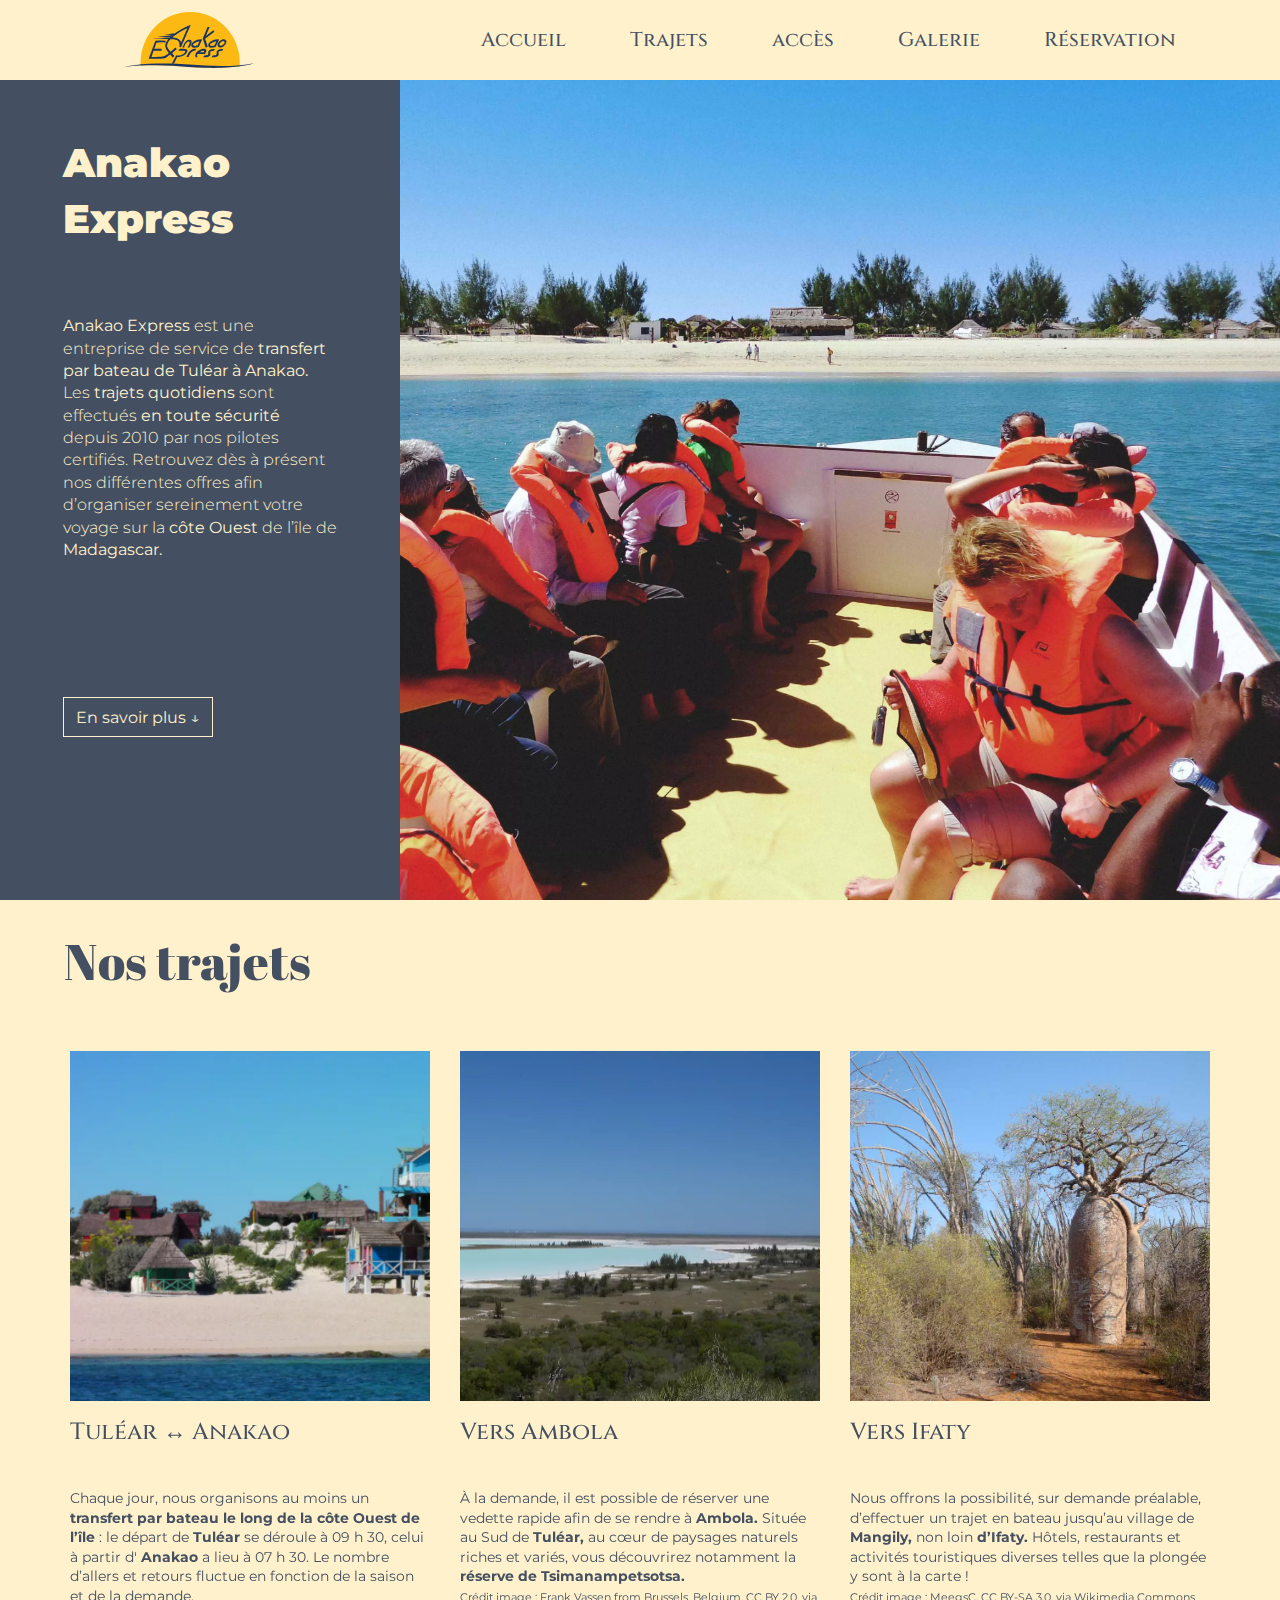
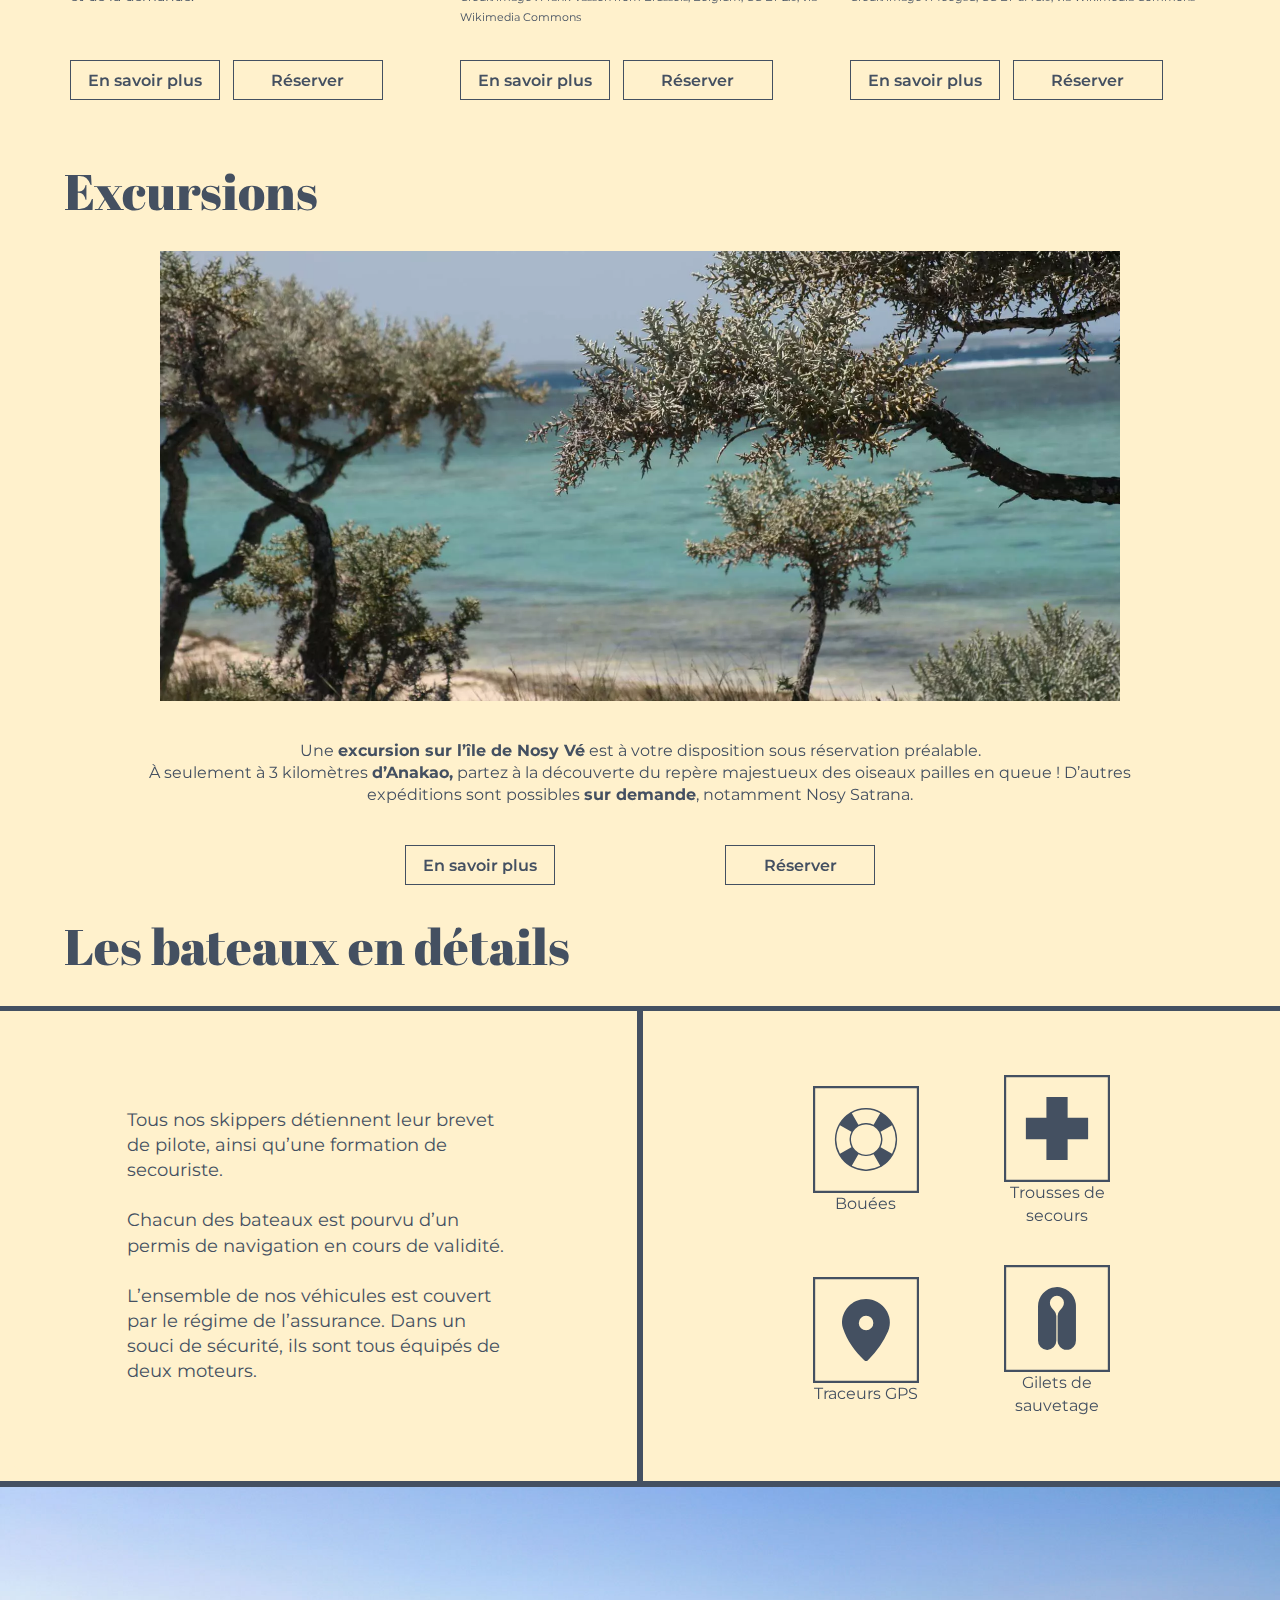
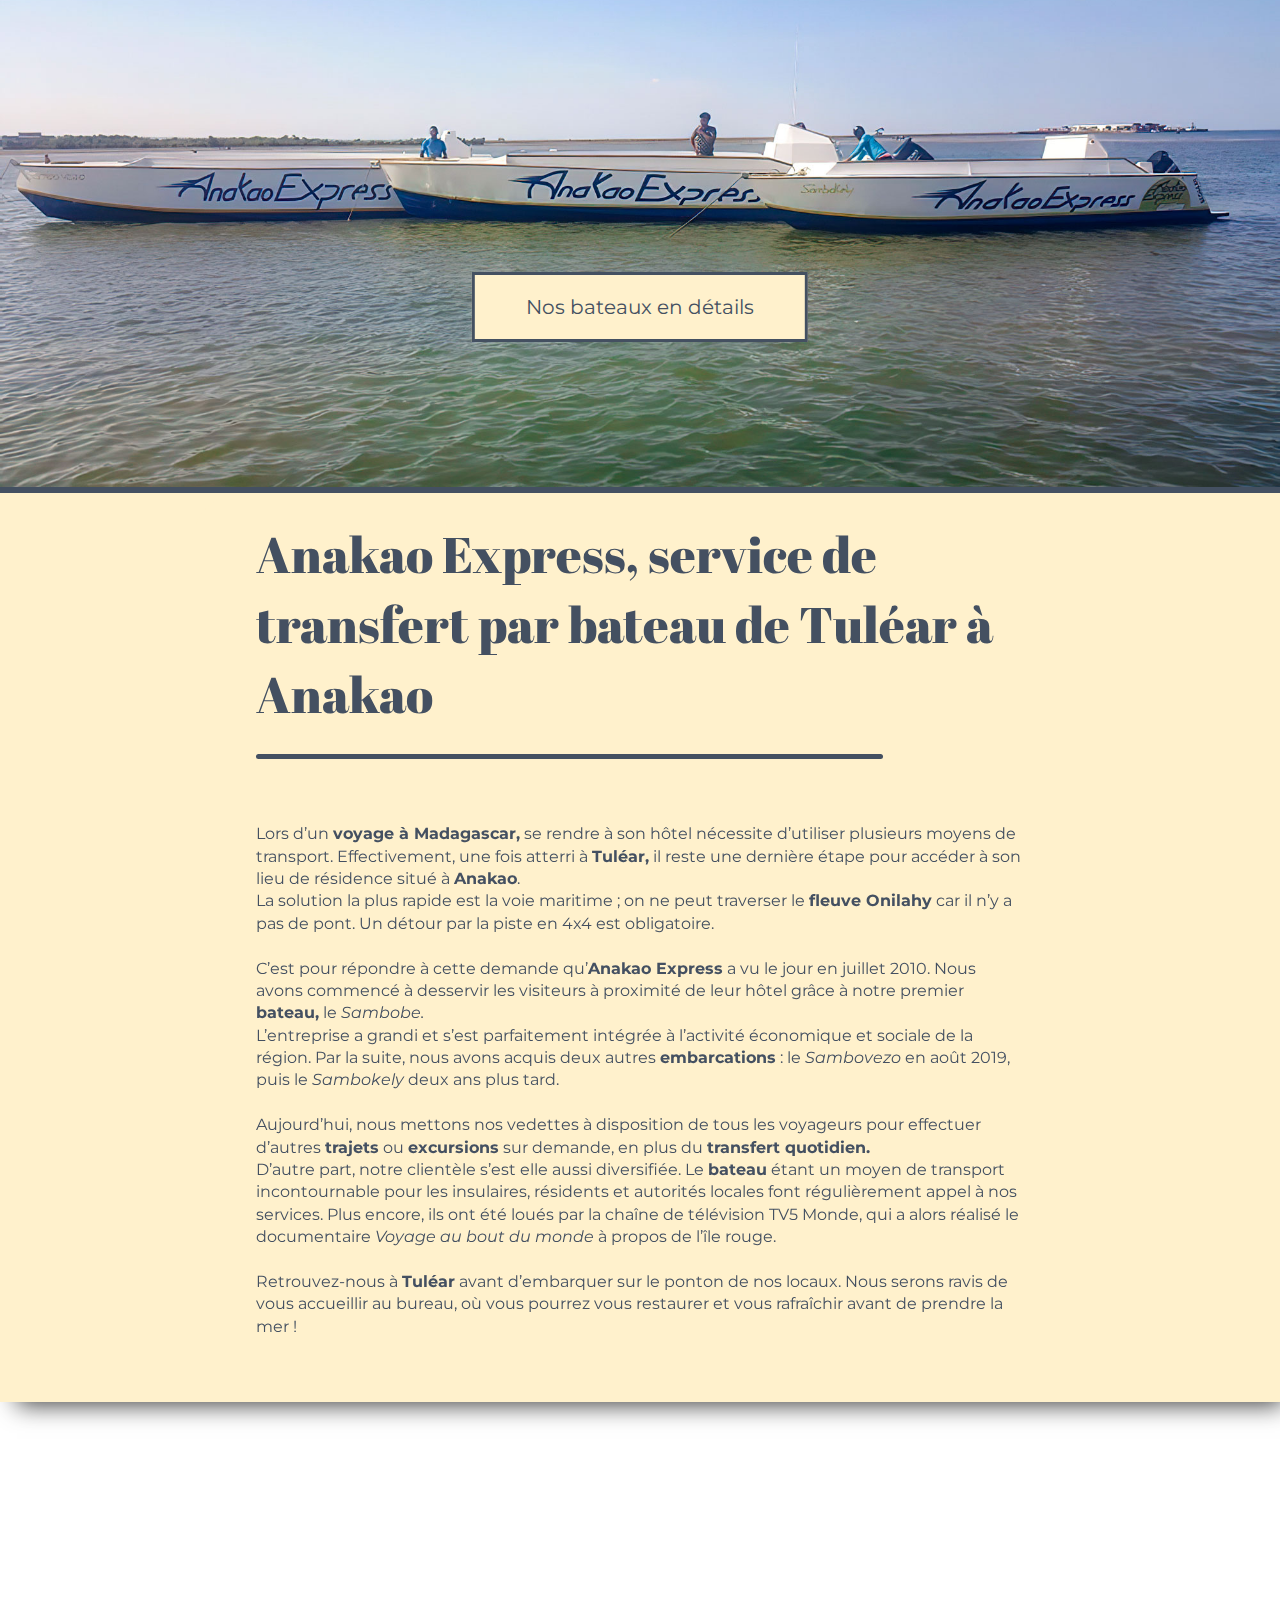
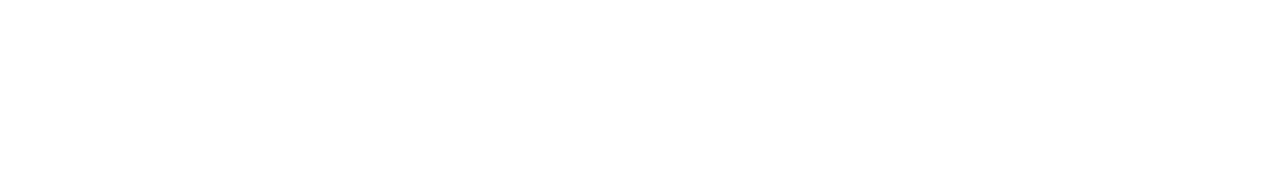
<file: index.html>
<!DOCTYPE html>
<html class="no-js" lang="fr">

<head>

  <title> Anakao Express : tranfert par bateaux d'Anakao à Tuléar </title>

  <meta charset="utf-8">
  <meta name="description"
    content="Anakao Express assure votre transfert par bateau d'Anakao à Tuléar à Madagascar. Découvrez notre offre pour planifier votre voyage sur l'île rouge. ">
  <meta name="viewport" content="width=device-width, initial-scale=1">

  <meta property="og:title" content="Anakao express">
  <meta property="og:type" content="website">
  <meta property="og:url" content="http://anakaoexpress/index.html">
  <meta property="og:image" content="">
  <meta property="og:description"
    content="Anakao Express assure votre transfert par bateau d'Anakao à Tuléar à Madagascar. Découvrez notre offre pour planifier votre voyage sur l'île rouge.">

  <link rel="manifest" href="site.webmanifest">
  <link rel="apple-touch-icon" href="icon.png">
  <!-- Place favicon.ico in the root directory -->


  <link rel="stylesheet" href="stylesheets/main.css">

  <meta name="theme-color" content="#fafafa">

</head>




<body class="body_home">



  <!-- NAVBAR -->


  <header>
    <nav>
      <a href="index.html" class="nav-icon" aria-label="visit homepage" aria-current="page">
        <img src="img/logo.svg" alt="logo d'anakao express">

      </a>

      <div class="main-navlinks">
        <button class="hamburger" type="button" aria-label="Toggle navigation" aria-expanded="false">
          <span></span>
          <span></span>
          <span></span>
        </button>
        <div class="navlinks-container">
          <a href="index.html" aria-current="page">Accueil</a>
          <a href="trajets.html">Trajets</a>
          <a href="acces.html">accès</a>
          <a href="galerie.html">Galerie</a>
          <a href="contact.html">Réservation</a>
        </div>
      </div>
    </nav>
  </header>


  <!-- SPLASHSCREEN -->


  <section class="splashscreen_home">
    <aside class="sidebar_home">
      <h1>Anakao Express </h1>
      <p><strong>Anakao Express</strong> est une entreprise de service de <strong>transfert par bateau de Tuléar à Anakao.</strong> Les <strong>trajets quotidiens</strong> sont effectués <strong>en toute sécurité</strong> depuis 2010 par nos pilotes certifiés. Retrouvez dès à présent nos différentes offres afin d’organiser sereinement votre voyage sur la <strong>côte Ouest</strong> de l’île de <strong>Madagascar.</strong></p>
      <a href="#scroll-trajets">En savoir plus ↓</a>

    </aside>
    <figure>
      <img src="img/fondaccueil.webp" alt="photo de la plage en bateau">
    </figure>

  </section>

  <main class="bg">


    <!-- LES TRAJETS -->

    <div class="trajets_h2">



      <h2 class="nostrajets" id="scroll-trajets">Nos trajets</h2>
      <article class="trajets_home">


        <!-- ANAKAO / TUL -->


        <section class="trajet_1">
          <a href="trajets.html#scrollto-anakao_tul"> <img src="img/anakao.webp" alt="photo d'anakao"></a>
          <div class="sidebar-section_home">
            <h3>Tuléar ↔ Anakao</h3>
            <span class="underline_trajets"></span>
            <p>Chaque jour, nous organisons au moins un <strong>transfert par bateau le long de la côte Ouest de l’île</strong> : le départ de<strong> Tuléar</strong> se déroule à 09 h 30, celui à partir d' <strong>Anakao</strong> a lieu à 07 h 30. Le nombre d’allers et retours fluctue en fonction de la saison et de la demande.

            </p>
            <div class="buttons">
              <a href="trajets.html#scrollto-anakao_tul" class="esp_button">En savoir plus</a>
              <a href="contact.html" class="rsv_button">Réserver</a>
            </div>
          </div>
        </section>


        <!-- AMBOLA -->


        <section class="trajet_2">
          <a href="trajets.html#scrollto-ambola"> <img src="img/Lake_Tsimanampetsotsa2.webp" alt="photo d'ambola"></a>
          <div class="sidebar-section_home">
            <h3>Vers Ambola</h3>
            <span class="underline_trajets"></span>
            <p>À la demande, il est possible de réserver une vedette rapide afin de se rendre à <strong>Ambola.</strong> Située au Sud de <strong>Tuléar,</strong> au cœur de paysages naturels riches et variés, vous découvrirez notamment la <strong>réserve de Tsimanampetsotsa.</strong> <br>
              <span>Crédit image : <a
                  href="https://commons.wikimedia.org/wiki/File:Lake_Tsimanampetsotsa,_south-western_Madagascar_(4315971898).jpg">Frank
                  Vassen from Brussels, Belgium</a>, <a href="https://creativecommons.org/licenses/by/2.0">CC BY
                  2.0</a>,
                via Wikimedia Commons</span>
            </p>
            <div class="buttons">
              <a href="trajets.html#scrollto-ambola" class="esp_button">En savoir plus</a>
              <a href="contact.html" class="rsv_button">Réserver</a>
            </div>
          </div>
        </section>


        <!-- Mangily -->


        <section class="trajet_3">
          <a href="trajets.html#scrollto-mangily"> <img src="img/ifaty.webp" alt="photo d'ifaty"> </a>
          <div class="sidebar-section_home">
            <h3>Vers Ifaty</h3>
            <span class="underline_trajets"></span>
            <p>Nous offrons la possibilité, sur demande préalable, d’effectuer un trajet en bateau jusqu’au village de
              <strong>Mangily,</strong> non loin <strong>d’Ifaty.</strong> Hôtels, restaurants et activités touristiques
              diverses telles que la plongée y sont à la carte ! <br>
              <span>Crédit image : <a
                  href="https://commons.wikimedia.org/wiki/File:Spiny_forest_3,_Ifaty,_Madagascar.jpg">MeegsC</a>, <a
                  href="https://creativecommons.org/licenses/by-sa/3.0">CC BY-SA 3.0</a>, via Wikimedia Commons</span>
            </p>
            <div class="buttons">
              <a href="trajets.html#scrollto-mangily" class="esp_button">En savoir plus</a>
              <a href="contact.html" class="rsv_button">Réserver</a>
            </div>
          </div>
        </section>
      </article>

    </div>


    <!-- EXCURSIONS -->


    <h2>Excursions</h2>
    <article class="excursion_1">
      <img src="img/excursion.webp" alt="photo de nosy Ve">
      <div class="sidebar-section_home">
        <p>Une <strong>excursion sur l’île de Nosy Vé</strong> est à votre disposition sous réservation préalable. <br> À
          seulement à 3 kilomètres <strong>d’Anakao,</strong> partez à la découverte du repère majestueux des
          oiseaux pailles en queue ! D’autres expéditions sont possibles <strong>sur demande</strong>, notamment Nosy Satrana. </p>
        <div class="buttons">
          <a href="trajets.html#scrollto-nosy" class="esp_button">En savoir plus</a>
          <a href="contact.html" class="rsv_button">Réserver</a>
        </div>
      </div>
    </article>


    <!-- Les Bateaux + A propos Background -->


    <div class="bg_boat_apropos">


      <!-- Les Bateaux -->


      <article class="boat_container_index">
        <section class="boat_items">
          <h2>Les bateaux en détails</h2>
          <div class="separate_boat_index"></div>
        </section>
        <section class="boat_items">
          <p>Tous nos skippers détiennent leur brevet de pilote, ainsi qu’une formation de secouriste. <br> <br>
            Chacun des bateaux est pourvu d’un permis de navigation en cours de validité. <br> <br> L’ensemble de nos véhicules est couvert par le régime de l’assurance. Dans un souci de sécurité, ils sont tous équipés de deux moteurs.</p>
          <a href="bateaux.html">Nos bateaux en détails</a>
        </section>
        <section class="boat_items">
          <figure><img src="img/bouée_1.svg" alt="image d'une bouée">Bouées</figure>
          <figure><img src="img/Secourisme.svg" alt="image d'une trousse de secours"> Trousses de secours</figure>
          <figure><img src="img/localisation.svg" alt="image d'un GPS">Traceurs GPS</figure>
          <figure><img src="img/gilet-de-sauvetage.svg" alt="image d'un gilet de sauvetage">Gilets de sauvetage</figure>
        </section>
        <section class="boat_items">
          <a href="bateaux.html">
            <figure><img src="img/bateaux/foto-tre-barche.jpg" alt=""></figure>
          </a>
          <a href="bateaux.html" class="boatton">Nos bateaux en détails</a>
        </section>
      </article>


      <!-- A PROPOS -->

      <article class="apropos_index">
        <h2>Anakao Express, service de transfert
          par bateau de Tuléar à Anakao</h2>
        <div class="separate_apropos"></div>
        <p>Lors d’un <strong>voyage à Madagascar,</strong> se rendre à son hôtel nécessite d’utiliser plusieurs moyens de transport. Effectivement, une fois atterri à <strong>Tuléar,</strong> il reste une dernière étape pour accéder à son lieu de résidence situé à <strong>Anakao</strong>. <br> La solution la plus rapide est la voie maritime ; on ne peut traverser le <strong>fleuve Onilahy</strong> car il n’y a pas de pont. Un détour par la piste en 4x4 est obligatoire.<br> <br>
          C’est pour répondre à cette demande qu’<strong>Anakao Express</strong> a vu le jour en juillet 2010. Nous
          avons commencé à desservir les visiteurs à proximité de leur hôtel grâce à notre premier
          <strong>bateau,</strong> le <i>Sambobe.</i> <br>L’entreprise a grandi et s’est parfaitement intégrée à
          l’activité économique et sociale de la région. Par la suite, nous avons acquis deux autres
          <strong>embarcations</strong> : le <i>Sambovezo</i> en août 2019, puis le <i>Sambokely</i> deux ans plus
          tard.<br><br>

          Aujourd’hui, nous mettons nos vedettes à disposition de tous les voyageurs pour effectuer d’autres
          <strong>trajets</strong> ou <strong>excursions</strong> sur demande, en plus du <strong>transfert
            quotidien.</strong> <br>D’autre part, notre clientèle s’est elle aussi diversifiée. Le
          <strong>bateau</strong> étant un moyen de transport incontournable pour les insulaires, résidents et autorités
          locales font régulièrement appel à nos services. Plus encore, ils ont été loués par la chaîne de télévision
          TV5 Monde, qui a alors réalisé le documentaire <i>Voyage au bout du monde</i> à propos de l’île rouge.<br><br>

          Retrouvez-nous à <strong>Tuléar</strong> avant d’embarquer sur le ponton de nos locaux. Nous serons ravis de
          vous accueillir au bureau, où vous pourrez vous restaurer et vous rafraîchir avant de prendre la mer !<br>
        </p>
      </article>



    </div>
  </main>
  <!-- FOOTER -->



  <footer>
    <ul class="adress">
      <li>Anakao Express</li>
      <li>rue Marius Jatop <br>Mahavates 2<br>601 Tuléar</li>
      <li>Odilia : 034 60 072 61-62 <br> Fredo : 034 21 673 20</li>
      <li>anakaoexpress@gmail.com</li>
      <li><a href="index.html">
          <figure><img src="img/logo.svg" alt="logo anakao express"></figure>
        </a></li>
    </ul>
    <div class="separate_footer"></div>
    <ul class="summary">
      <li>Sommaire</li>
      <li><a href="index.html">Accueil</a></li>
      <li><a href="trajets.html">Les trajets</a></li>
      <li><a href="bateaux.html">Les bateaux</a></li>
      <li><a href="contact.html">Tarifs & réservations</a></li>
    </ul>
    <div class="separate_footer"></div>
    <ul class="useful_links">
      <li>Liens utiles</li>
      <li><a target="_blank" href="http://amandine-redaction.fr">Rédactrice Web</a></li>
      <li><a target="_blank" href="https://www.linkedin.com/in/hugo-woille-developpeur-front-end/">Développeur WEB</a>
      </li>
      <li>Suivez nous !</li>
      <li><a href="https://www.facebook.com/anakaoexpress">
          <figure><img src="img/rs/fbn.svg" alt="logo de facebook"></figure>
        </a></li>
    </ul>
  </footer>



  <!-- JAVASCRIPT -->


  <script src="js/navbar.js"></script>



</body>

</html>
</file>
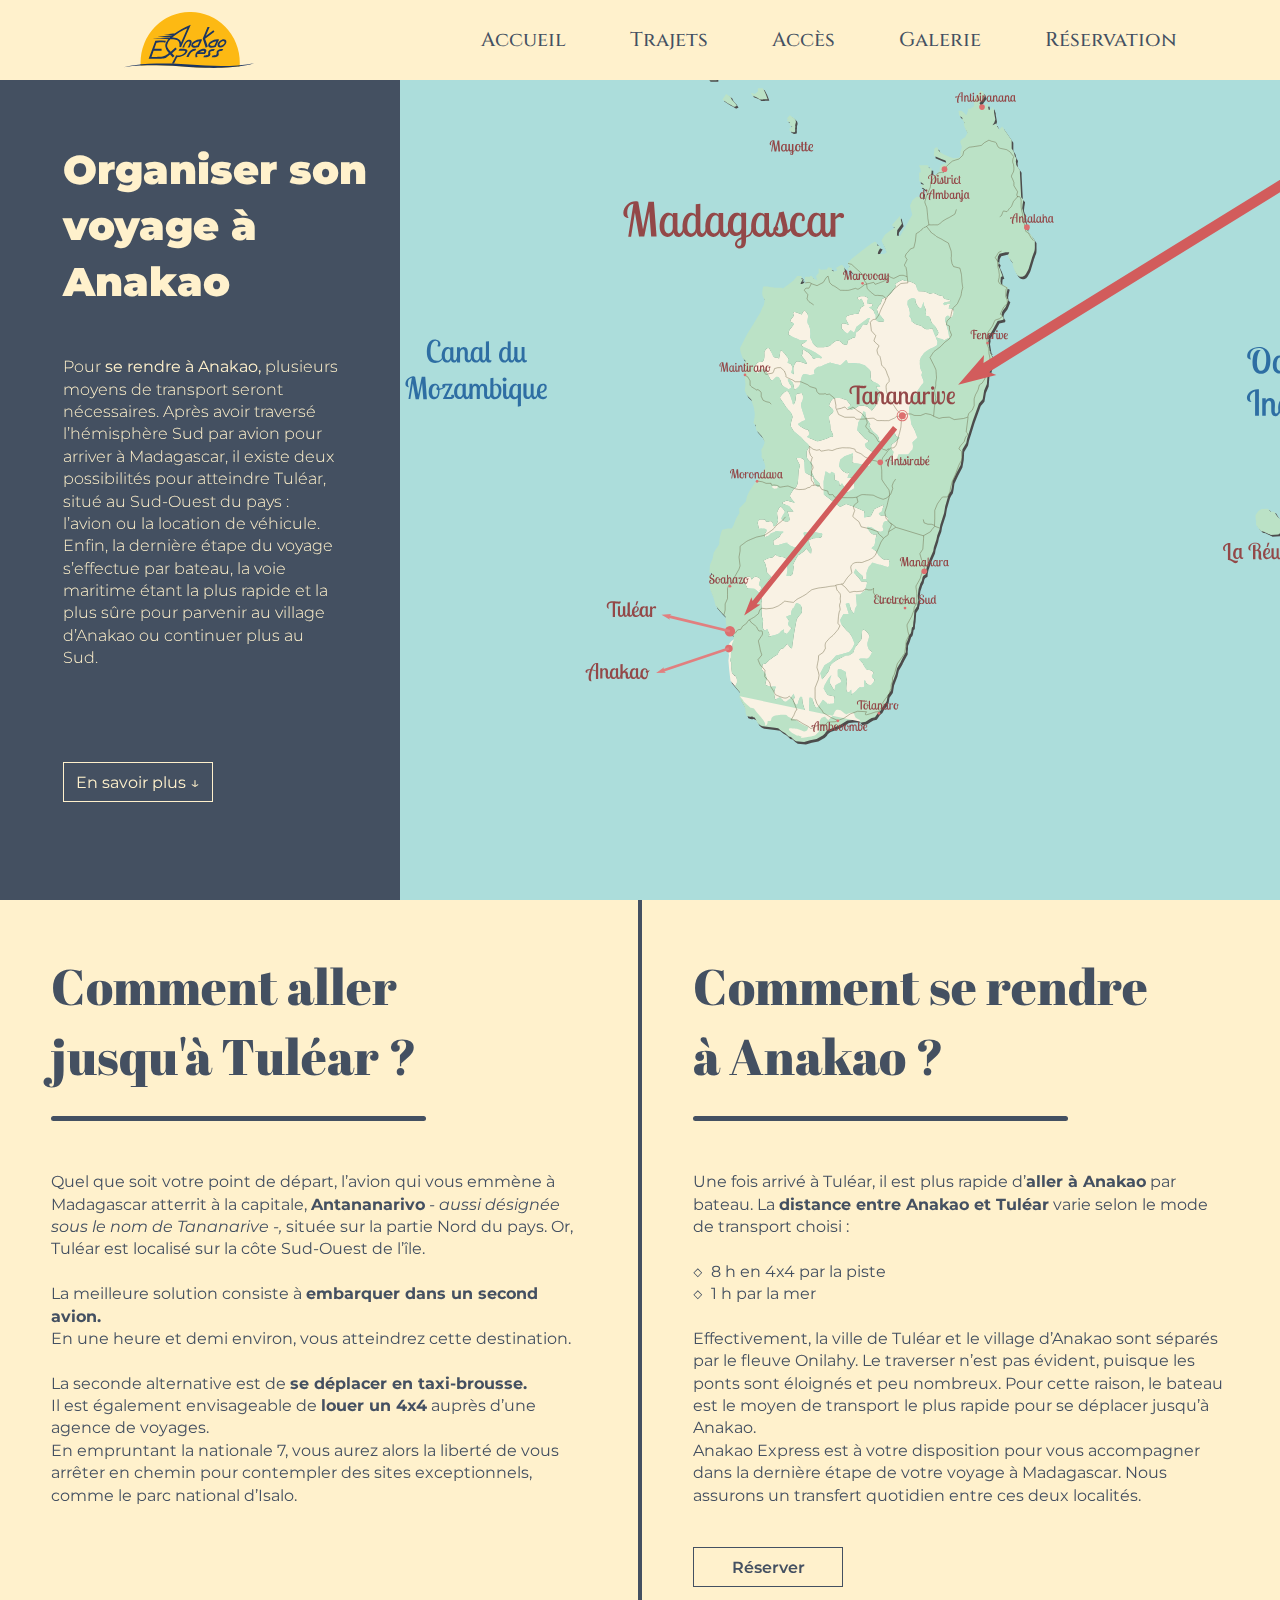
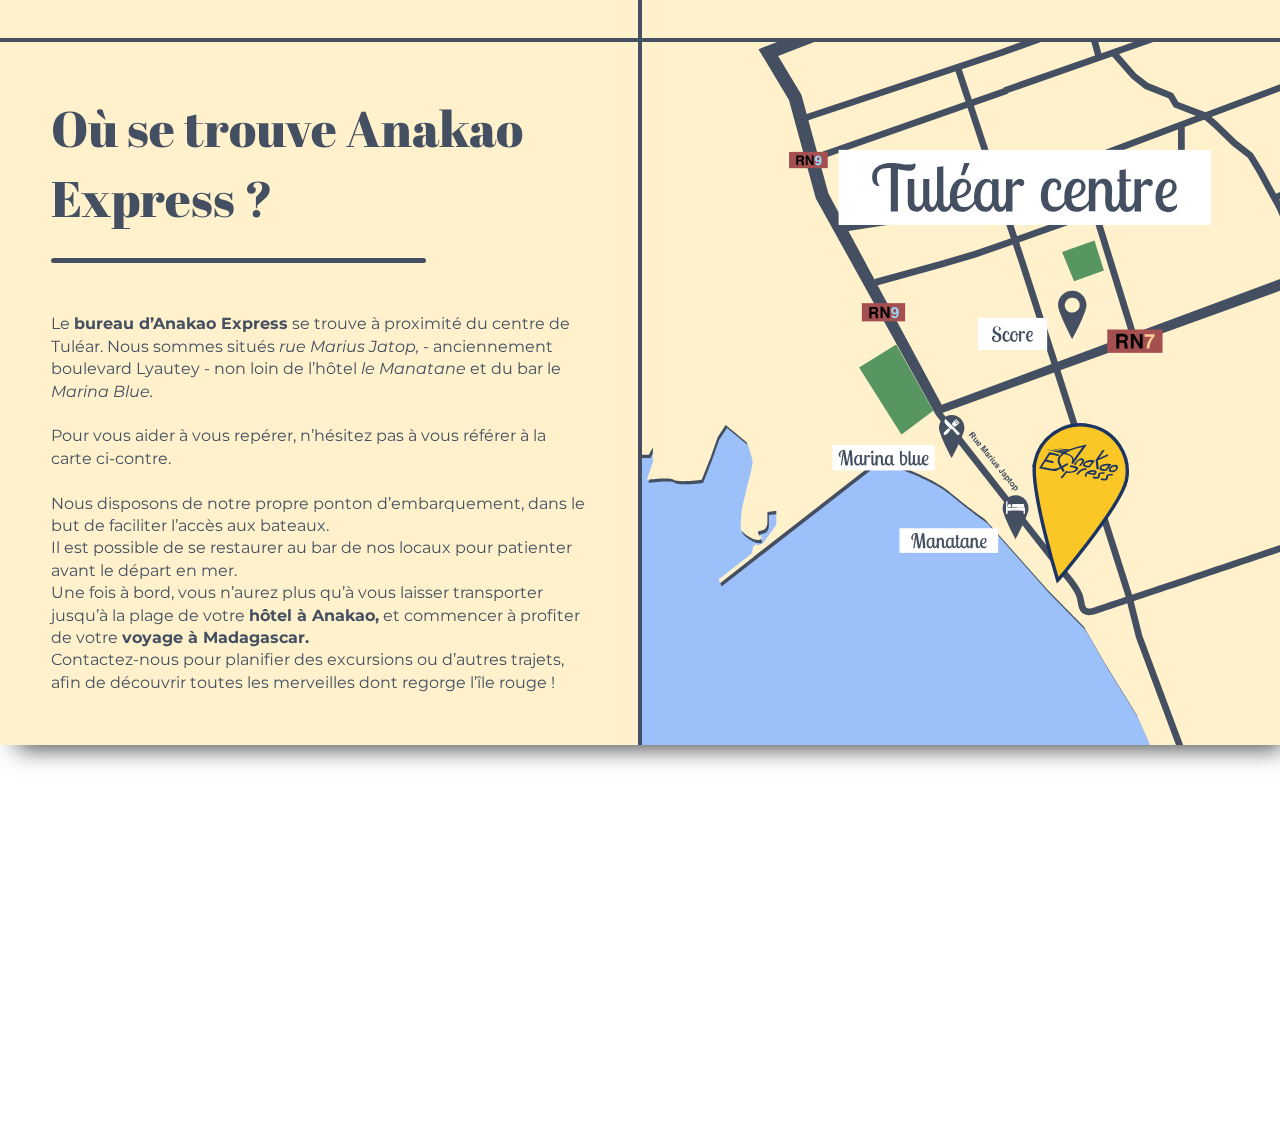
<file: acces.html>
<!DOCTYPE html>
<html class="no-js" lang="fr">

<head>

    <meta charset="utf-8">
    <title>Accès</title>
    <meta name="description"
        content="Un transfert quotidien par bateau d'Anakao à Tuléar est assuré. D'autres trajets ou excursions sont possibles sur demande.">
    <meta name="viewport" content="width=device-width, initial-scale=1">

    <meta property="og:title" content="Accès">
    <meta property="og:type" content="website">
    <meta property="og:url" content="http://anakaoexpress/trajets.html">
    <meta property="og:image" content="https://anakao-express.hw-code.fr/img/trajets/map.svg">
    <meta property="og:description"
        content="Un transfert quotidien par bateau d'Anakao à Tuléar est assuré. D'autres trajets ou excursions sont possibles sur demande.">

    <link rel="manifest" href="site.webmanifest">
    <link rel="apple-touch-icon" href="icon.png">
    <!-- Place favicon.ico in the root directory -->


    <link rel="stylesheet" href="stylesheets/main.css">

    <meta name="theme-color" content="#fafafa">

</head>

<body class="body_acces">


    <!-- NAVBAR -->


    <header>
        <nav>
            <a href="index.html" class="nav-icon" aria-label="visit homepage" aria-current="page">
                <img src="img/logo.svg" alt="logo d'anakao express">

            </a>

            <div class="main-navlinks">
                <button class="hamburger" type="button" aria-label="Toggle navigation" aria-expanded="false">
                    <span></span>
                    <span></span>
                    <span></span>
                </button>
                <div class="navlinks-container">
                    <a href="index.html" aria-current="page">Accueil</a>
                    <a href="trajets.html">Trajets</a>
                    <a href="acces.html">Accès</a>
                    <a href="galerie.html">Galerie</a>
                    <a href="contact.html">Réservation</a>
                </div>
            </div>
        </nav>
    </header>


    <!-- SPLASHSCREEN -->


    <section class="splashscreen_acces">
        <aside class="sidebar_acces">
            <h1>Organiser son voyage à Anakao</h1>
            <p>Pour <strong>se rendre à Anakao,</strong> plusieurs moyens de transport seront nécessaires. Après avoir traversé l’hémisphère Sud par avion pour arriver à Madagascar, il existe deux possibilités pour atteindre Tuléar, situé au Sud-Ouest du pays : l’avion ou la location de véhicule.
                Enfin, la dernière étape du voyage s’effectue par bateau, la voie maritime étant la plus rapide et la plus sûre pour parvenir au village d’Anakao ou continuer plus au Sud.</p>
            <a href="#scroll-to-acces">En savoir plus ↓</a>

        </aside>
        <figure>
            <img src="img/acces/map_mada.svg" alt="plan du trajet anakao/auléar">
        </figure>
    </section>


    <!-- MAIN -->


    <main class="bg">

        <article class="acces_container">
            <section class="acces_items" id ="scroll-to-acces">
                <h2>Comment aller jusqu'à Tuléar ?</h2>
                <div class="separate_acces"></div>
                <p>Quel que soit votre point de départ, l’avion qui vous emmène à Madagascar atterrit à la capitale, <strong>Antananarivo</strong> <i>- aussi désignée sous le nom de Tananarive -,</i> située sur la partie Nord du pays. Or, Tuléar est localisé sur la côte Sud-Ouest de l’île. <br><br> La meilleure solution consiste à <strong>embarquer dans un second avion.</strong> <br> En une heure et demi environ, vous atteindrez cette destination.<br> <br>
                    La seconde alternative est de <strong>se déplacer en taxi-brousse.</strong><br> Il est également envisageable de <strong>louer un 4x4</strong> auprès d’une agence de voyages. <br> En empruntant la nationale 7, vous aurez alors la liberté de vous arrêter en chemin pour contempler des sites exceptionnels, comme le parc national d’Isalo.

                </p>
            </section>
            <section class="acces_items">
                <h2>Comment se rendre à Anakao ?</h2>
                <div class="separate_acces"></div>
                <p>Une fois arrivé à Tuléar, il est plus rapide d’<strong>aller à Anakao</strong> par bateau. La
                    <strong>distance entre Anakao et Tuléar</strong> varie selon le mode de transport choisi :<br><br>
                    ◇  8 h en 4x4 par la piste <br>
                    ◇  1 h par la mer<br> <br>
                    Effectivement, la ville de Tuléar et le village d’Anakao sont séparés par le fleuve Onilahy. Le
                    traverser n’est pas évident, puisque les ponts sont éloignés et peu nombreux.
                    Pour cette raison, <strong id="nostrong">le bateau est le moyen de transport le plus rapide pour se
                        déplacer
                        jusqu’à Anakao.</strong><br>
                    Anakao Express est à votre disposition pour vous accompagner dans la dernière étape de votre voyage
                    à Madagascar. Nous assurons un transfert quotidien entre ces deux localités.
                </p>
                <div class="buttons">
                    <a href="contact.html" class="rsv_button">Réserver</a>
                </div>
            </section>
            <section class="acces_items">
                <div class="anakao_location">
                    <h2>Où se trouve Anakao Express ?</h2>
                    <div class="separate_acces"></div>

                    <p>Le <strong>bureau d’Anakao Express</strong> se trouve à proximité du centre de Tuléar. Nous
                        sommes situés <i>rue Marius Jatop, </i>- anciennement boulevard Lyautey - non loin de l’hôtel
                        <i>le Manatane</i> et du bar le <i>Marina Blue.</i> <br> <br> Pour vous aider à vous repérer, n’hésitez
                        pas à vous référer à la carte ci-contre.<br> <br>
                        Nous disposons de notre propre ponton d’embarquement, dans le but de faciliter l’accès aux
                        bateaux. <br> Il est possible de se restaurer au bar de nos locaux pour patienter avant le départ en
                        mer. <br> Une fois à bord, vous n’aurez plus qu’à vous laisser transporter jusqu’à la plage de votre
                        <strong>hôtel à Anakao,</strong> et commencer à profiter de votre <strong>voyage à
                            Madagascar.</strong><br>
                        Contactez-nous pour planifier des excursions ou d’autres trajets, afin de découvrir toutes les
                        merveilles dont regorge l’île rouge !

                    </p>

                </div>
                <figure>
                    <img src="img/acces/map_1.svg" alt="">
                </figure>
            </section>
        </article>

    </main>


    <!-- FOOTER -->


    <footer>
        <ul class="adress">
            <li>Anakao Express</li>
            <li>rue Marius Jatop <br>Mahavates 2<br>601 Tuléar</li>
            <li>Odilia : 034 60 072 61-62 <br> Fredo : 034 21 673 20</li>
            <li>anakaoexpress@gmail.com</li>
            <li><a href="index.html">
                    <figure><img src="img/logo.svg" alt="logo anakao express"></figure>
                </a></li>
        </ul>
        <div class="separate_footer"></div>
        <ul class="summary">
            <li>Sommaire</li>
            <li><a href="index.html">Accueil</a></li>
            <li><a href="trajets.html">Les trajets</a></li>
            <li><a href="bateaux.html">Les bateaux</a></li>
            <li><a href="contact.html">Tarifs & réservations</a></li>
        </ul>
        <div class="separate_footer"></div>
        <ul class="useful_links">
            <li>Liens utiles</li>
            <li><a target="_blank" href="http://amandine-redaction.fr">Rédactrice Web</a></li>
            <li><a target="_blank" href="https://www.linkedin.com/in/hugo-woille-developpeur-front-end/">Développeur
                    WEB</a>
            </li>
            <li>Suivez nous !</li>
            <li><a href="https://www.facebook.com/anakaoexpress">
                    <figure><img src="img/rs/fbn.svg" alt="logo de facebook"></figure>
                </a></li>
        </ul>
    </footer>
    <script src="js/navbar.js"></script>
</body>

</html>
</file>
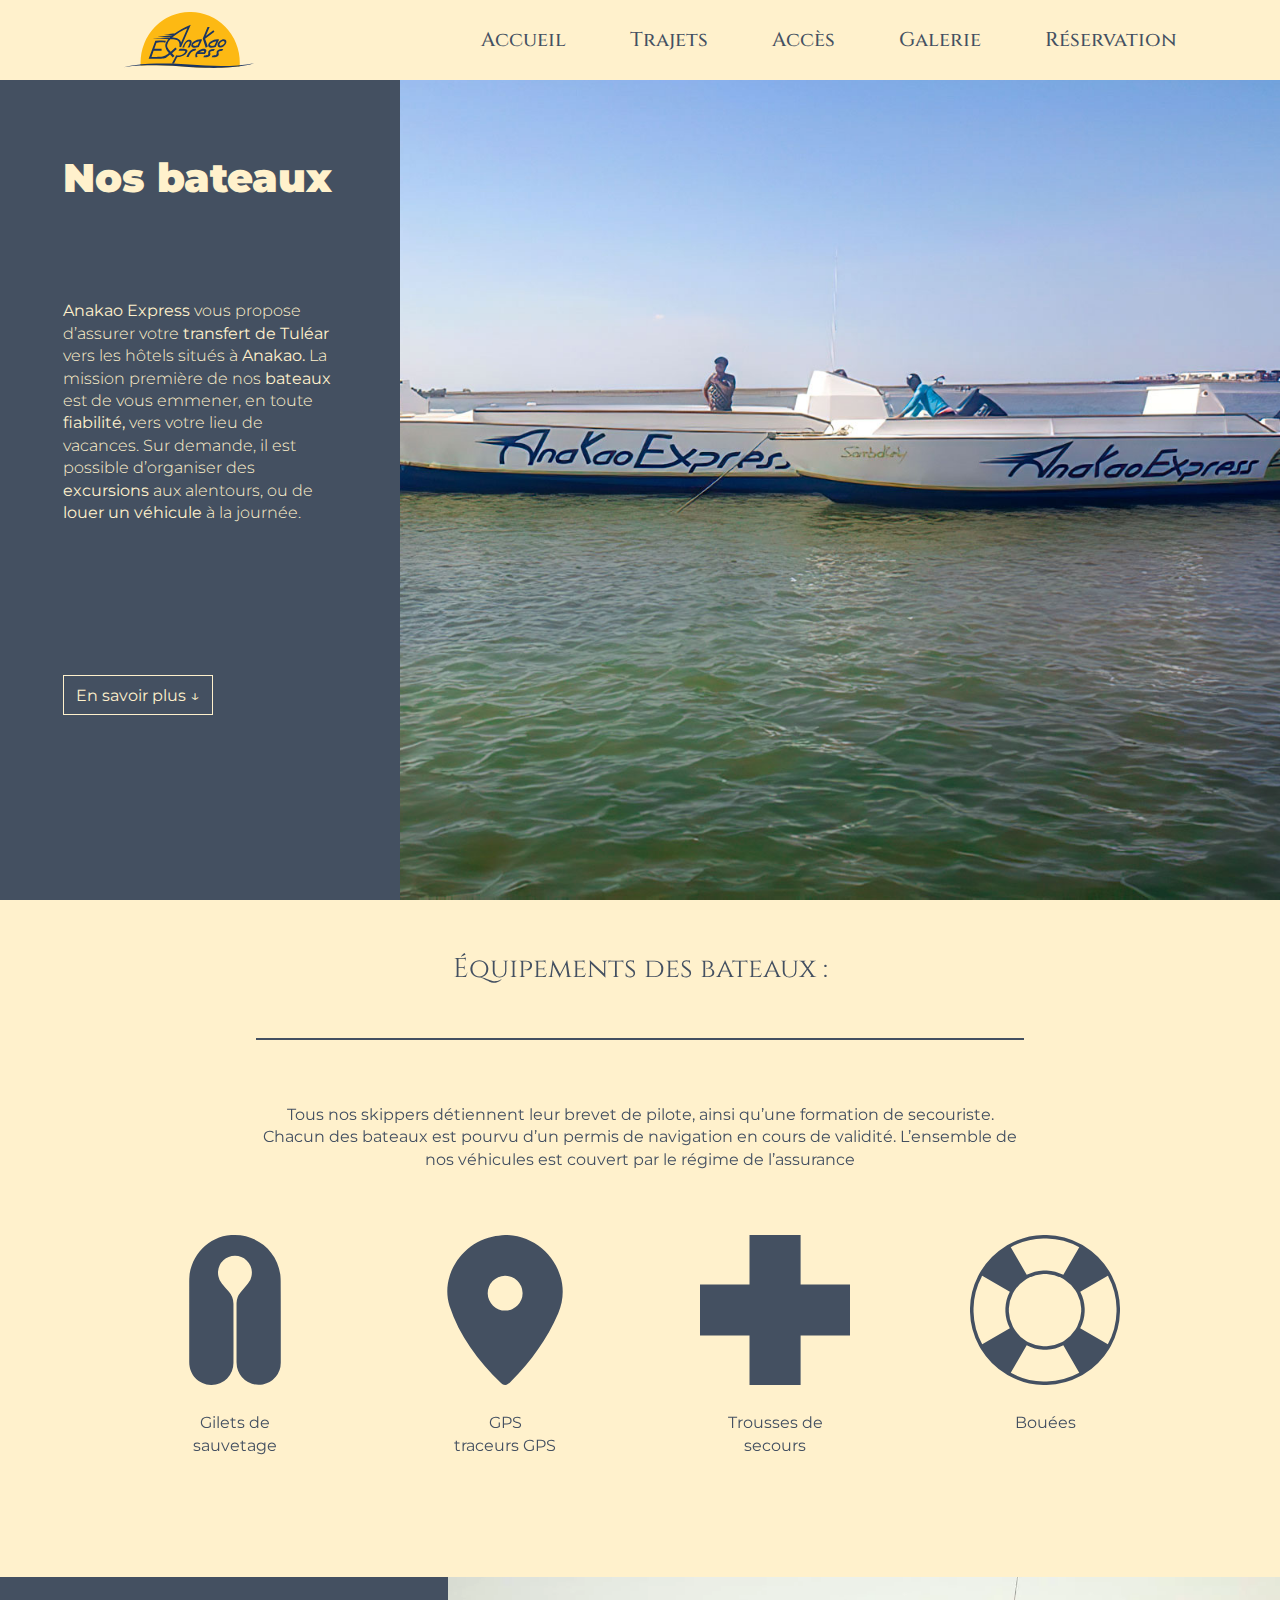
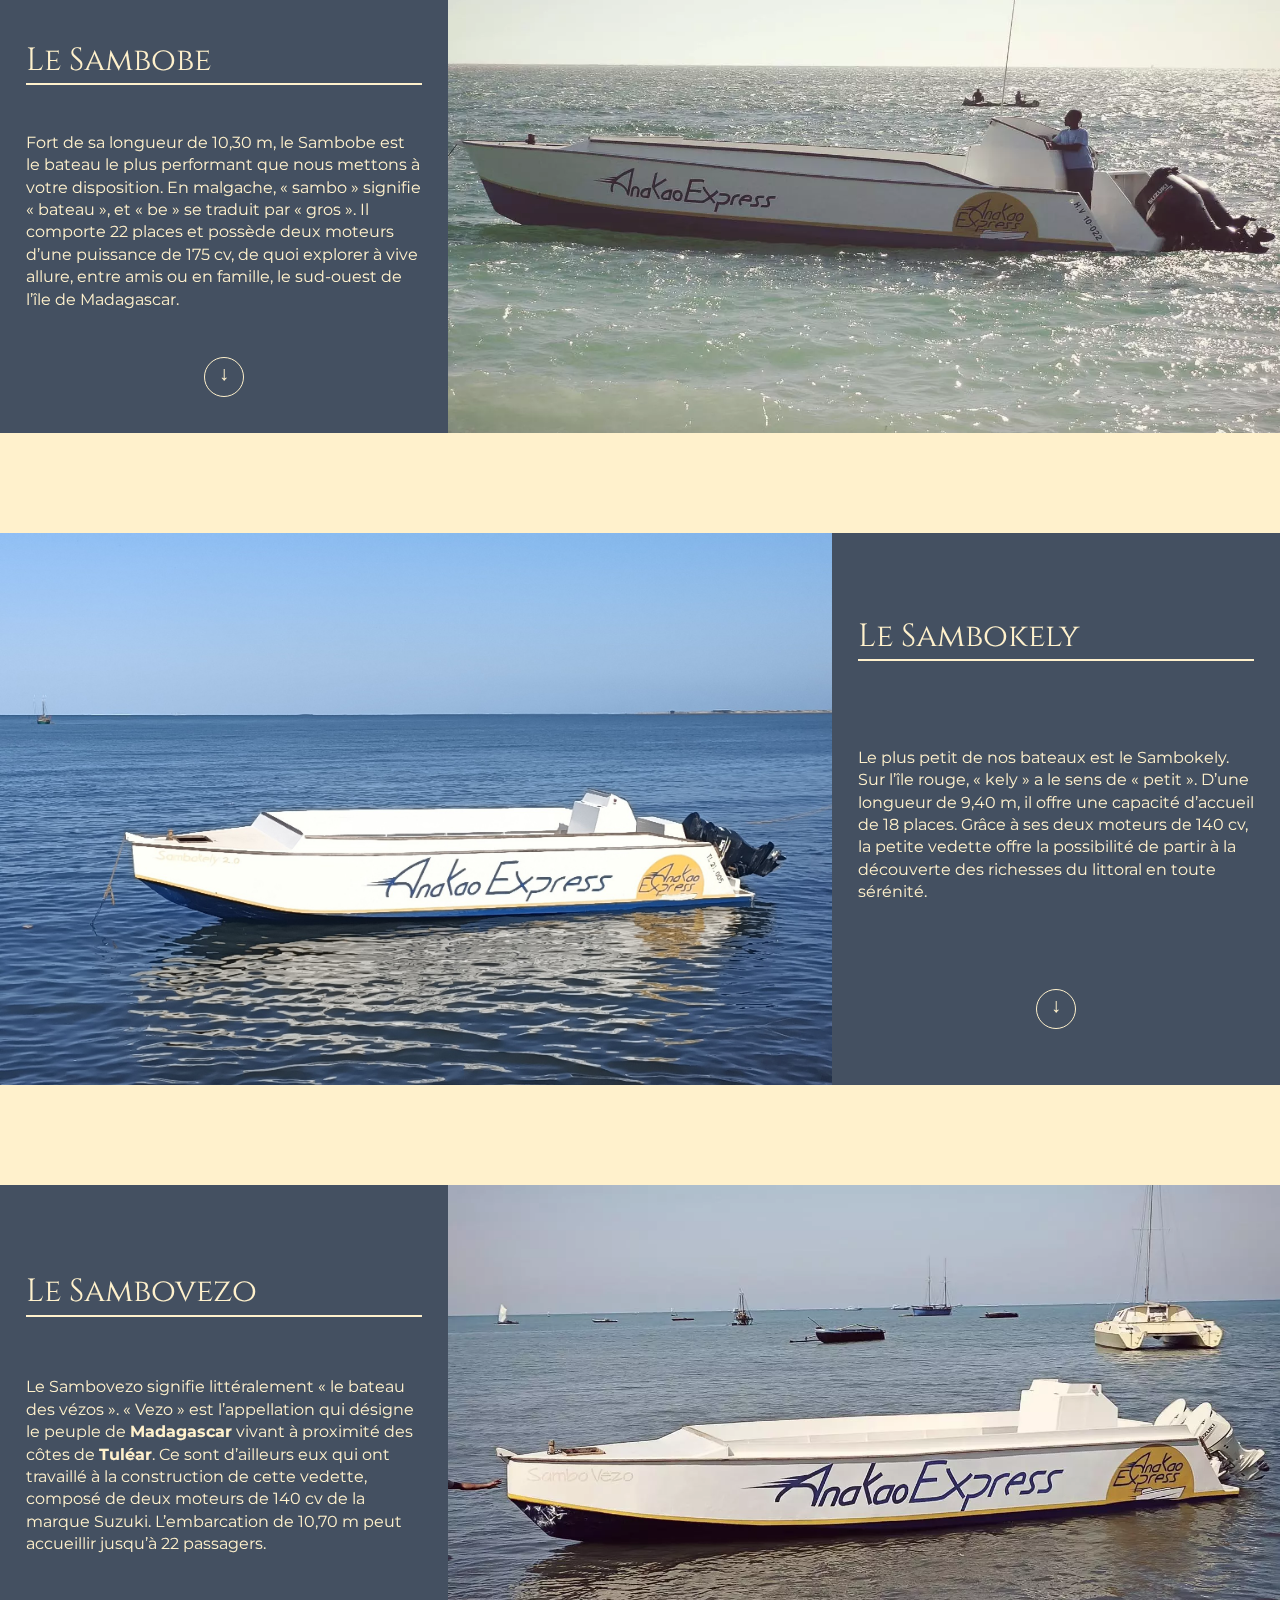
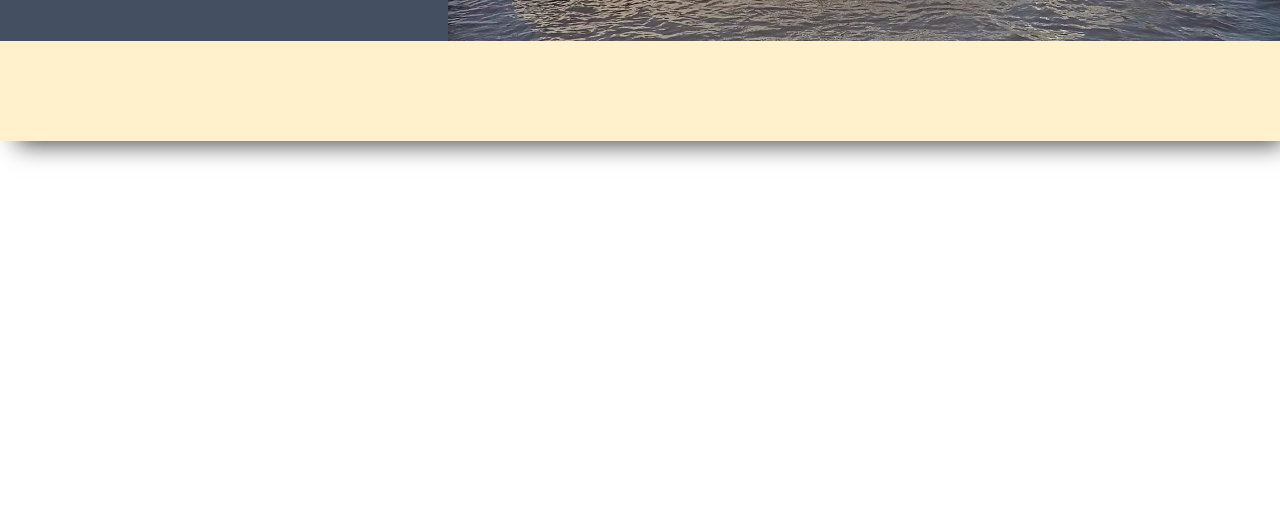
<file: bateaux.html>
<!DOCTYPE html>
<html class="no-js" lang="fr">

<head>

  <title> Nos Bateaux</title>

  

  <meta charset="utf-8">
  
  <meta name="description" content="Nos 3 bateaux sont équipés de GPS, sondeurs et gilets de sauvetage. Votre sécurité est garantie au cours du transfert.">
  <meta name="viewport" content="width=device-width, initial-scale=1">

  <meta property="og:title" content="Nos bateaux">
  <meta property="og:type" content="website">
  <meta property="og:url" content="http://anakaoexpress/bateaux.html">
  <meta property="og:image" content="">
  <meta property="og:description" content="Nos 3 bateaux sont équipés de GPS, sondeurs et gilets de sauvetage. Votre sécurité est garantie au cours du transfert.">

  <link rel="manifest" href="site.webmanifest">
  <link rel="apple-touch-icon" href="icon.png">
  <!-- Place favicon.ico in the root directory -->


  <link rel="stylesheet" href="stylesheets/main.css">

  <meta name="theme-color" content="#fafafa">

</head>




<body class="body_bateaux">

  <header>
    <nav>
      <a href="index.html" class="nav-icon" aria-label="visit homepage" aria-current="page">
        <img src="img/logo.svg" alt="logo d'anakao express">

      </a>

      <div class="main-navlinks">
        <button class="hamburger" type="button" aria-label="Toggle navigation" aria-expanded="false">
          <span></span>
          <span></span>
          <span></span>
        </button>
        <div class="navlinks-container">
          <a href="index.html" aria-current="page">Accueil</a>
          <a href="trajets.html">Trajets</a>
          <a href="acces.html">Accès</a>
          <a href="galerie.html">Galerie</a>
          <a href="contact.html">Réservation</a>
        </div>
      </div>
    </nav>
  </header>


  <!-- SPLASHSCREEN -->
  <section class="splashscreen_bateaux">
    <aside class="sidebar_boat">
      <h1>Nos bateaux</h1>
      <p><strong>Anakao Express</strong> vous propose d’assurer votre <strong>transfert de Tuléar</strong> vers les
        hôtels situés à <strong>Anakao.</strong> La mission première de nos <strong>bateaux</strong> est de vous
        emmener, en toute <strong>fiabilité,</strong> vers votre lieu de vacances. Sur demande, il est possible
        d’organiser des <strong>excursions</strong> aux alentours, ou de <strong>louer un véhicule</strong> à la
        journée. </p>
      <a href="#scroll_boat_stuff">En savoir plus ↓</a>

    </aside>
    <figure>
      <img src="img/bateaux/foto-tre-barche.jpg" alt="photo de la plage en bateau">
    </figure>

  </section>

  <!-- CONTENU DE LA PAGE -->

  <main class="bateaux_content bg">


    <!-- EQUIPEMENTS DES BATEAUX -->
    <section class="boat_stuff" id="scroll_boat_stuff">

      <h3>Équipements des bateaux :</h3>
      <div class="separate_boat"></div>
      <p>Tous nos skippers détiennent leur brevet de pilote, ainsi qu’une formation de secouriste.
        Chacun des bateaux est pourvu d’un permis de navigation en cours de validité. L’ensemble de nos véhicules est
        couvert par le régime de l’assurance

      </p>
      <ul class="picto_boat">
        <li>
          <figure><img src="img/bateaux/pictogilet.svg" alt="pictogramme d'un gilet de sauvetage"></figure>
          <p>Gilets de sauvetage</p>
        </li>
        <li>
          <figure><img src="img/bateaux/pictogps.svg" alt="pictogramme d'un gps"></figure>
          <p>GPS<br>traceurs GPS</p>
        </li>
        <li>
          <figure><img src="img/bateaux/pictosecourisme.svg" alt="pictogramme d'une trousse de secours"></figure>
          <p>Trousses de secours</p>
        </li>
        <li>
          <figure><img src="img/bateaux/bouée.svg" alt="pictogramme d'une bouée"></figure>
          <p>Bouées</p>
        </li>
      </ul>
      

    </section>

    <!-- LES BATEAUX EN DETAILS -->

    <section class="boat_list">

      <!-- LE SAMBOBE -->

      <article class="sambobe">
        <div class="sidebar_left">
          <h3>Le Sambobe</h3>
          <p>
            Fort de sa longueur de 10,30 m, le Sambobe est le bateau le plus performant que nous mettons à votre
            disposition. En malgache, « sambo » signifie « bateau », et « be » se traduit par « gros ». Il comporte 22
            places et possède deux moteurs d’une puissance de 175 cv, de quoi explorer à vive allure, entre amis ou
            en famille, le sud-ouest de l’île de Madagascar.
          </p>
          <a href="#sambokelyid"><span>↓</span></a>
        </div>

        <figure>
          <img src="img/bateaux/sambobelast.webp" alt="photo du sambobe">
        </figure>
      </article>

      <!-- LE SAMBOKELY -->

      <article class="sambokely" id="sambokelyid">
        <figure>
          <img src="img/bateaux//312126064_3261572314112420_862170218172231811_n.jpg" alt="photo du sambokely">
        </figure>
        <div class="sidebar_right">
          <h3>Le Sambokely</h3>
          <p>Le plus petit de nos bateaux est le Sambokely. Sur l’île rouge, « kely » a le sens de « petit ». D’une
            longueur de 9,40 m, il offre une capacité d’accueil de 18 places. Grâce à ses deux moteurs de 140 cv,
            la petite vedette offre la possibilité de partir à la découverte des richesses du littoral en toute sérénité.
          </p>
          <a href="#sambovezoid"><span>↓</span></a>
        </div>
      </article>

      <!-- LE SAMBOVEZO -->

      <article class="sambovezo" id="sambovezoid">
        <div class="sidebar_left2">
          <h3>Le Sambovezo</h3>
          <p>Le Sambovezo signifie littéralement « le bateau des vézos ». « Vezo » est l’appellation qui désigne le
            peuple de <strong>Madagascar</strong> vivant à proximité des côtes de <strong>Tuléar</strong>. Ce sont
            d’ailleurs eux qui ont travaillé à la construction de cette vedette, composé de deux moteurs de 140 cv de
            la marque Suzuki. L’embarcation de 10,70 m peut accueillir jusqu’à 22 passagers.
          </p>
        </div>
        <figure>
          <img src="img/bateaux/sambovezolast.webp" alt="photo du sambovezo">
        </figure>
      </article>
    </section>


  </main>
 
  <footer>
    <ul class="adress">
      <li>Anakao Express</li>
      <li>rue Marius Jatop <br>Mahavates 2<br>601 Tuléar</li>
      <li>Odilia : 034 60 072 61-62 <br> Fredo : 034 21 673 20</li>
      <li>anakaoexpress@gmail.com</li>
      <li><a href="index.html">
          <figure><img src="img/logo.svg" alt="logo anakao express"></figure>
        </a></li>
    </ul>
    <div class="separate_footer"></div>
    <ul class="summary">
      <li>Sommaire</li>
      <li><a href="index.html">Accueil</a></li>
      <li><a href="trajets.html">Les trajets</a></li>
      <li><a href="bateaux.html">Les bateaux</a></li>
      <li><a href="contact.html">Tarifs & réservations</a></li>
    </ul>
    <div class="separate_footer"></div>
    <ul class="useful_links">
      <li>Liens utiles</li>
      <li><a target="_blank" href="http://amandine-redaction.fr">Rédactrice Web</a></li>
      <li><a target="_blank" href="https://www.linkedin.com/in/hugo-woille-developpeur-front-end/">Développeur WEB</a></li>
      <li>Suivez nous !</li>
      <li><a href="https://www.facebook.com/anakaoexpress">
          <figure><img src="img/rs/fbn.svg" alt="logo de facebook"></figure>
        </a></li>
    </ul>
  </footer>

  <script src="js/navbar.js"></script>
</body>


</html>
</file>
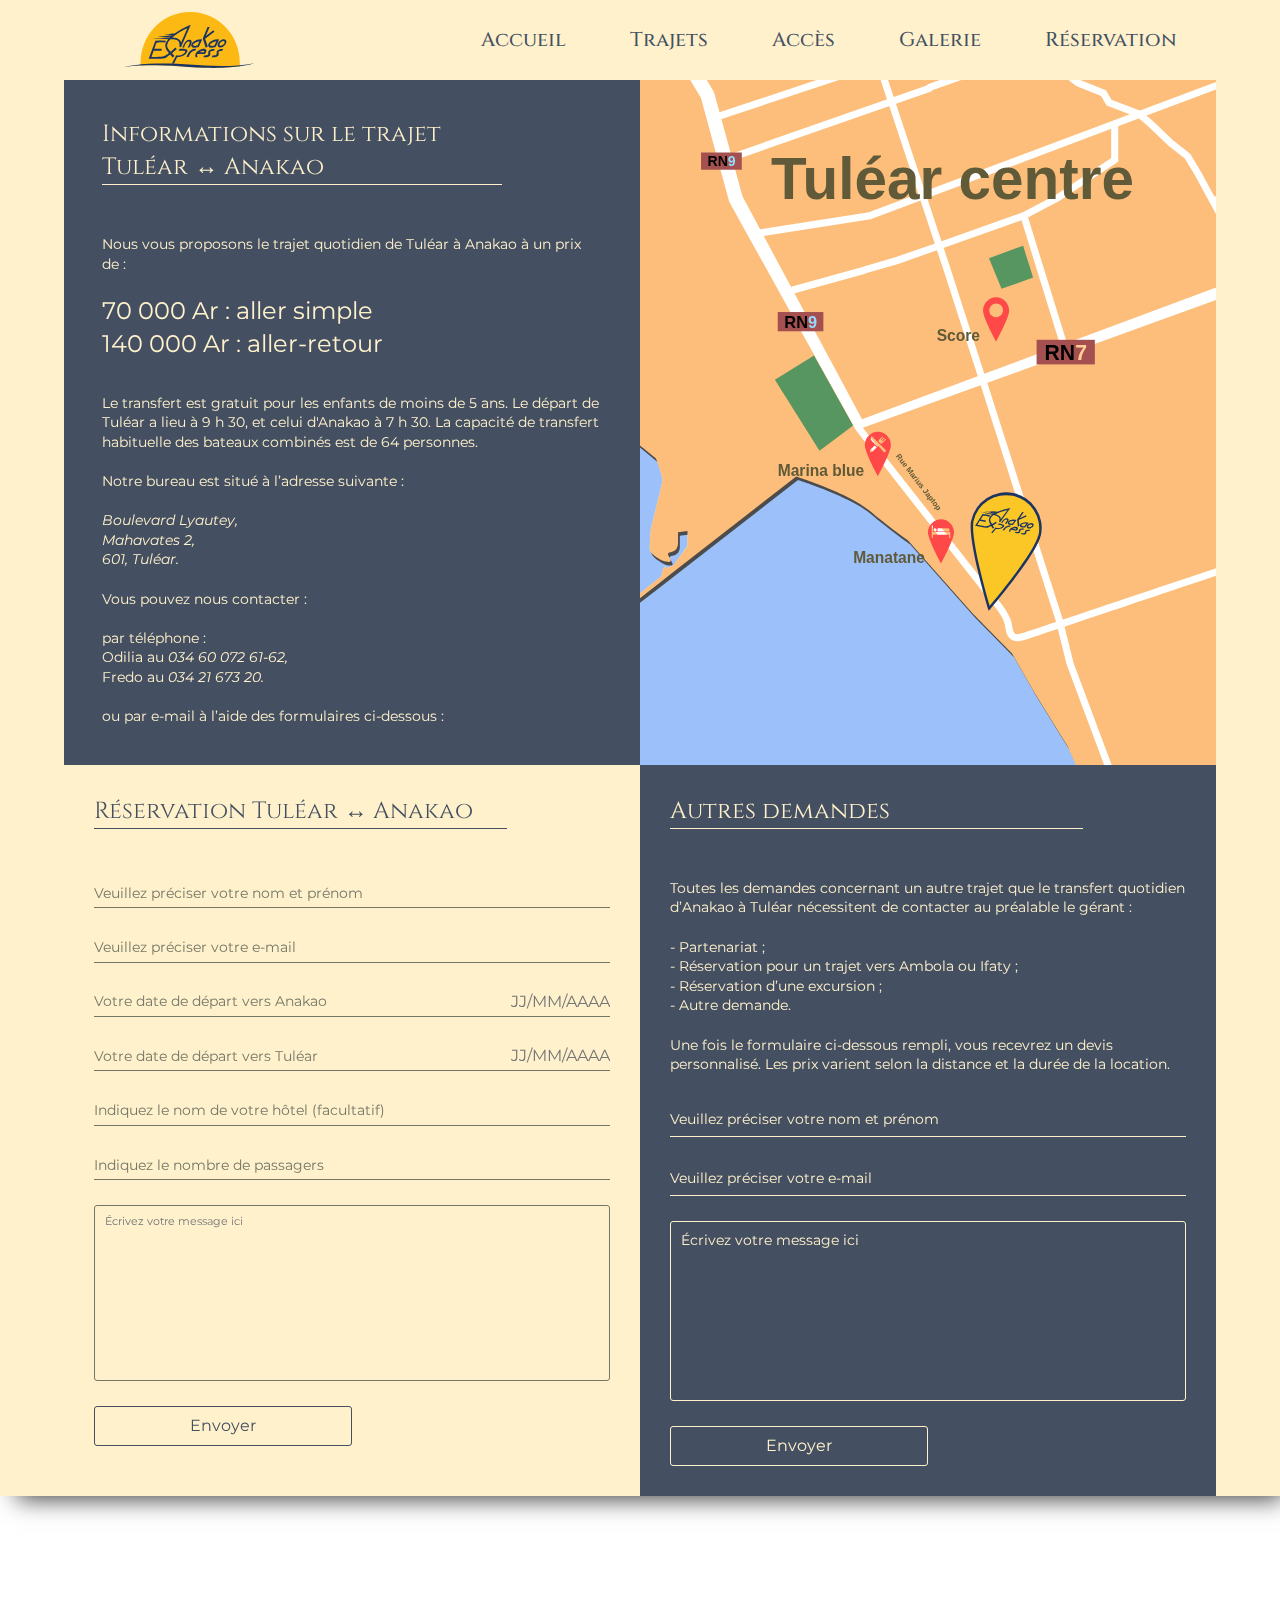
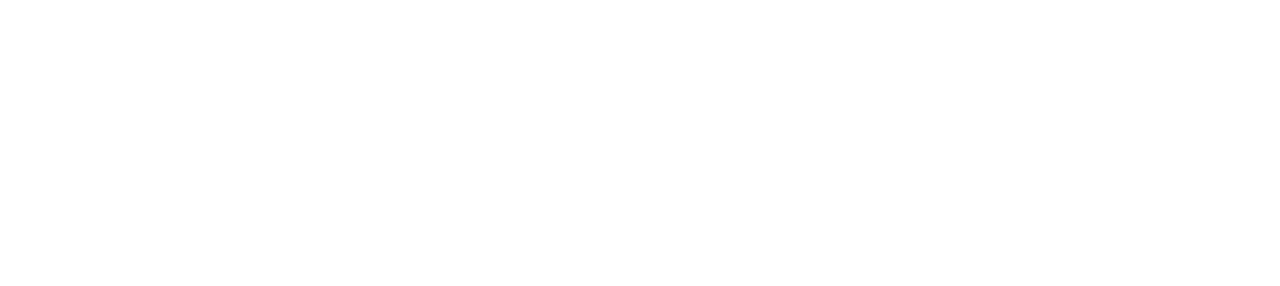
<file: contact.html>
<!DOCTYPE html>
<html class="no-js" lang="fr">

<head>

    <title> Contact & tarifs</title>

   

    <meta charset="utf-8">

    <meta name="description"
        content="Contactez-nous pour réserver votre transfert par bateau d'Anakao à Tuléar. D'autres trajets et excursions sont possibles à la demande.">
    <meta name="viewport" content="width=device-width, initial-scale=1">

    <meta property="og:title" content="Anakao express">
    <meta property="og:type" content="website">
    <meta property="og:url" content="http://anakaoexpress/contact.html">
    <meta property="og:image" content="https://anakao-express.hw-code.fr/img/logo.svg">
    <meta property="og:locale" content="fr_FR">
    <meta property="og:description"
        content="Contactez-nous pour réserver votre transfert par bateau d'Anakao à Tuléar. D'autres trajets et excursions sont possibles à la demande.">

    <link rel="manifest" href="site.webmanifest">
    <link rel="apple-touch-icon" href="icon.png">
    <!-- Place favicon.ico in the root directory -->


    <link rel="stylesheet" href="stylesheets/main.css">

    <meta name="theme-color" content="#fafafa">


</head>


<body>

    <header>
        <nav>
            <a href="index.html" class="nav-icon" aria-label="visit homepage" aria-current="page">
                <img src="img/logo.svg" alt="logo d'anakao express">

            </a>

            <div class="main-navlinks">
                <button class="hamburger" type="button" aria-label="Toggle navigation" aria-expanded="false">
                    <span></span>
                    <span></span>
                    <span></span>
                </button>
                <div class="navlinks-container">
                    <a href="index.html" aria-current="page">Accueil</a>
                    <a href="trajets.html">Trajets</a>
                    <a href="acces.html">Accès</a>
                    <a href="galerie.html">Galerie</a>
                    <a href="contact.html">Réservation</a>
                </div>
            </div>
        </nav>
    </header>

    <main class="bg_galerie_contact">
        <article class="contact_content">


            <!--  TARIFS & CONTACT  -->


            <section class="tarifs_contact">
                <h3>Informations sur le trajet Tuléar ↔ Anakao</h3>
                <p> Nous vous proposons le trajet quotidien de Tuléar à Anakao à un prix de :<br><br>

                    <span>70 000 Ar : aller simple<br></span>
                    <span>140 000 Ar : aller-retour<br><br></span>

                    Le transfert est gratuit pour les enfants de moins de 5 ans. Le départ de Tuléar a lieu à 9 h 30, et celui d'Anakao à 7 h 30.
                    La capacité de transfert habituelle des bateaux combinés est de 64 personnes.<br><br>


                    Notre bureau est situé à l’adresse suivante :<br> <br>
                    <i> Boulevard Lyautey,<br>
                        Mahavates 2,<br>
                        601, Tuléar. <br><br></i>

                    Vous pouvez nous contacter :<br> <br>
                    par téléphone :<br>
                    Odilia au <i>034 60 072 61-62,</i> <br>
                    Fredo au <i> 034 21 673 20.</i><br> <br>
                    ou par e-mail à l’aide des formulaires ci-dessous :


                </p>
            </section>


            <!--  FORMULAIRE TRAJET  -->


            <section class="rsv_trajets_contact">
                <h3>Réservation Tuléar ↔ Anakao  </h3>
                <form class="formBloc" action="https://formsubmit.co/anakaoexpress@gmail.com" method="POST">
                    <div class="formGroupe">
                        <label for="name">Veuillez préciser votre nom et prénom </label>
                        <input type="text" name="name" id="name" required>
                    </div>
                    <div class="formGroupe">
                        <label for="email">Veuillez préciser votre e-mail </label>
                        <input type="email" name="email" id="email" required>
                    </div>
                    <div class="formGroupe">
                        <label for="arrive">Votre date de départ vers Anakao </label>
                        <input type="text" name="arrive" id="arrive"  placeholder="JJ/MM/AAAA" >
                    </div>
                    <div class="formGroupe">
                        <label for="depart">Votre date de départ vers Tuléar </label>
                        <input type="text" name="depart" id="depart" placeholder="JJ/MM/AAAA">
                    </div>
                    <div class="formGroupe">
                        <label for="destination">Indiquez le nom de votre hôtel (facultatif)</label>
                        <input type="text" name="destination" id="destination">
                    </div>
                    <div class="formGroupe">
                        <label for="passengers">Indiquez le nombre de passagers</label>
                        <input type="text" name="passengers" id="passengers" required>
                    </div>
                    <div class="formGroupe text_area">
                        <input type="text" name="message :" placeholder="Écrivez votre message ici">
                    </div>
                    <input type="hidden" name="_subject" value="réservation trajet Anakao/Tuléar">
                    <input type="hidden" name="_next" value="https://anakaoexpress.com/thanks.html">
                    <button type="submit">Envoyer</button>
                </form>
            </section>


            <!--  FORMULAIRE EXCURSIONS  -->


            <section class="rsv_excursions_contact">
                <h3>Autres demandes</h3>
                <p>Toutes les demandes concernant un autre trajet que le transfert quotidien d’Anakao à Tuléar
                    nécessitent de contacter au préalable le gérant :<br> <br>
                
                    - Partenariat ;<br>
                    - Réservation pour un trajet vers Ambola ou Ifaty ;<br>
                    - Réservation d’une excursion ;<br>
                    - Autre demande.<br><br>
                
                Une fois le formulaire ci-dessous rempli, vous recevrez un devis personnalisé. Les prix varient selon la distance
                et la durée de la location.
                </p>
                <br>
                <form class="formBloc" action="https://formsubmit.co/anakaoexpress@gmail.com" method="POST">
                    <div class="formGroupe">
                        <label for="name__2">Veuillez préciser votre nom et prénom </label>
                        <input type="text" name="name__2" id="name__2" required>
                    </div>
                    <div class="formGroupe">
                        <label for="email__2">Veuillez préciser votre e-mail </label>
                        <input type="email" name="email" id="email__2" required>
                    </div>

                    <div class="formGroupe text_area">
                        <input type="text" name="message" placeholder="Écrivez votre message ici" required>
                    </div>
                    <input type="hidden" name="_subject" value="demande particulière">
                    <input type="hidden" name="_next" value="https://anakaoexpress.com/thanks.html">
                    <button type="submit">Envoyer</button>
                </form>
            </section>


            <!--  MAP BUREAU  -->


            <section class="map_bureau_contact">

                <img src="img/contact/map_bureau.svg" alt="plan pour se rendre au bureau">
            </section>
        </article>
    </main>


    <!--  FOOTER  -->


    <footer>
        <ul class="adress">
          <li>Anakao Express</li>
          <li>rue Marius Jatop <br>Mahavates 2<br>601 Tuléar</li>
          <li>Odilia : 034 60 072 61-62 <br> Fredo : 034 21 673 20</li>
          <li>anakaoexpress@gmail.com</li>
          <li><a href="index.html">
              <figure><img src="img/logo.svg" alt="logo anakao express"></figure>
            </a></li>
        </ul>
        <div class="separate_footer"></div>
        <ul class="summary">
          <li>Sommaire</li>
          <li><a href="index.html">Accueil</a></li>
          <li><a href="trajets.html">Les trajets</a></li>
          <li><a href="bateaux.html">Les bateaux</a></li>
          <li><a href="contact.html">Tarifs & réservations</a></li>
        </ul>
        <div class="separate_footer"></div>
        <ul class="useful_links">
          <li>Liens utiles</li>
          <li><a target="_blank" href="http://amandine-redaction.fr">Rédactrice Web</a></li>
          <li><a target="_blank" href="https://www.linkedin.com/in/hugo-woille-developpeur-front-end/">Développeur WEB</a></li>
          <li>Suivez nous !</li>
          <li><a href="https://www.facebook.com/anakaoexpress">
              <figure><img src="img/rs/fbn.svg" alt="logo de facebook"></figure>
            </a></li>
        </ul>
      </footer>

    <script>
        const inputs = document.querySelectorAll('input');

        for (let i = 0; i < inputs.length; i++) {

            let field = inputs[i];

            field.addEventListener('input', (e) => {

                if (e.target.value != "") {
                    e.target.parentNode.classList.add('animation');
                } else if (e.target.value == "") {
                    e.target.parentNode.classList.remove('animation');
                }

            })

        }
    </script>

    <script src="js/navbar.js"></script>

</body>

</html>
</file>
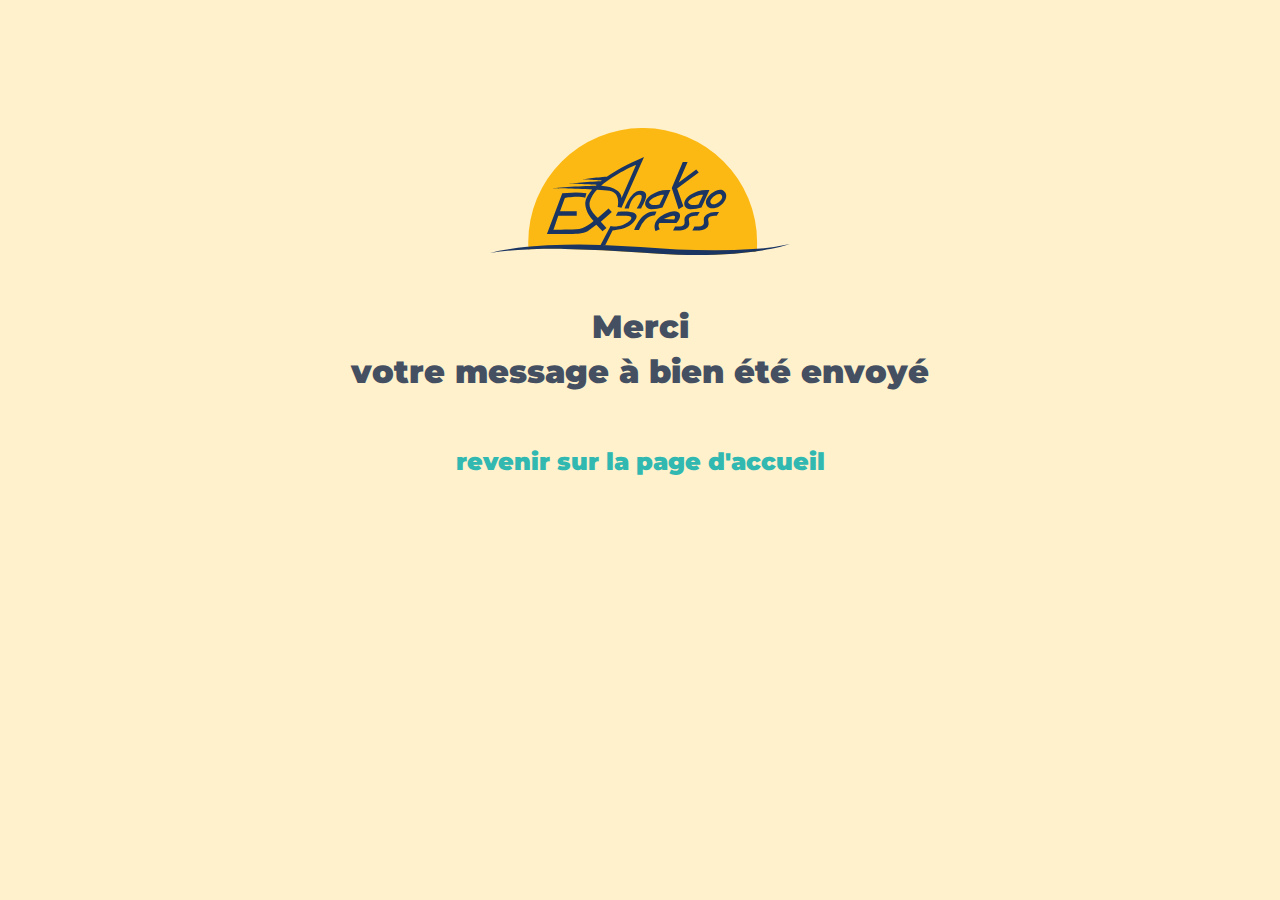
<file: message_sent.html>
<!DOCTYPE html>
<html lang="en">
<head>
    <meta charset="UTF-8">
    <meta http-equiv="X-UA-Compatible" content="IE=edge">
    <meta name="viewport" content="width=device-width, initial-scale=1.0">
    <link rel="stylesheet" href="stylesheets/main.css">
    <title>Merci</title>
</head>
<body class="body_thanks">
    <img src="img/logo.svg" alt="">
    <p>Merci <br> votre message à bien été envoyé</p>
    <a href="index.html">revenir sur la page d'accueil</a>
</body>
</html>
</file>
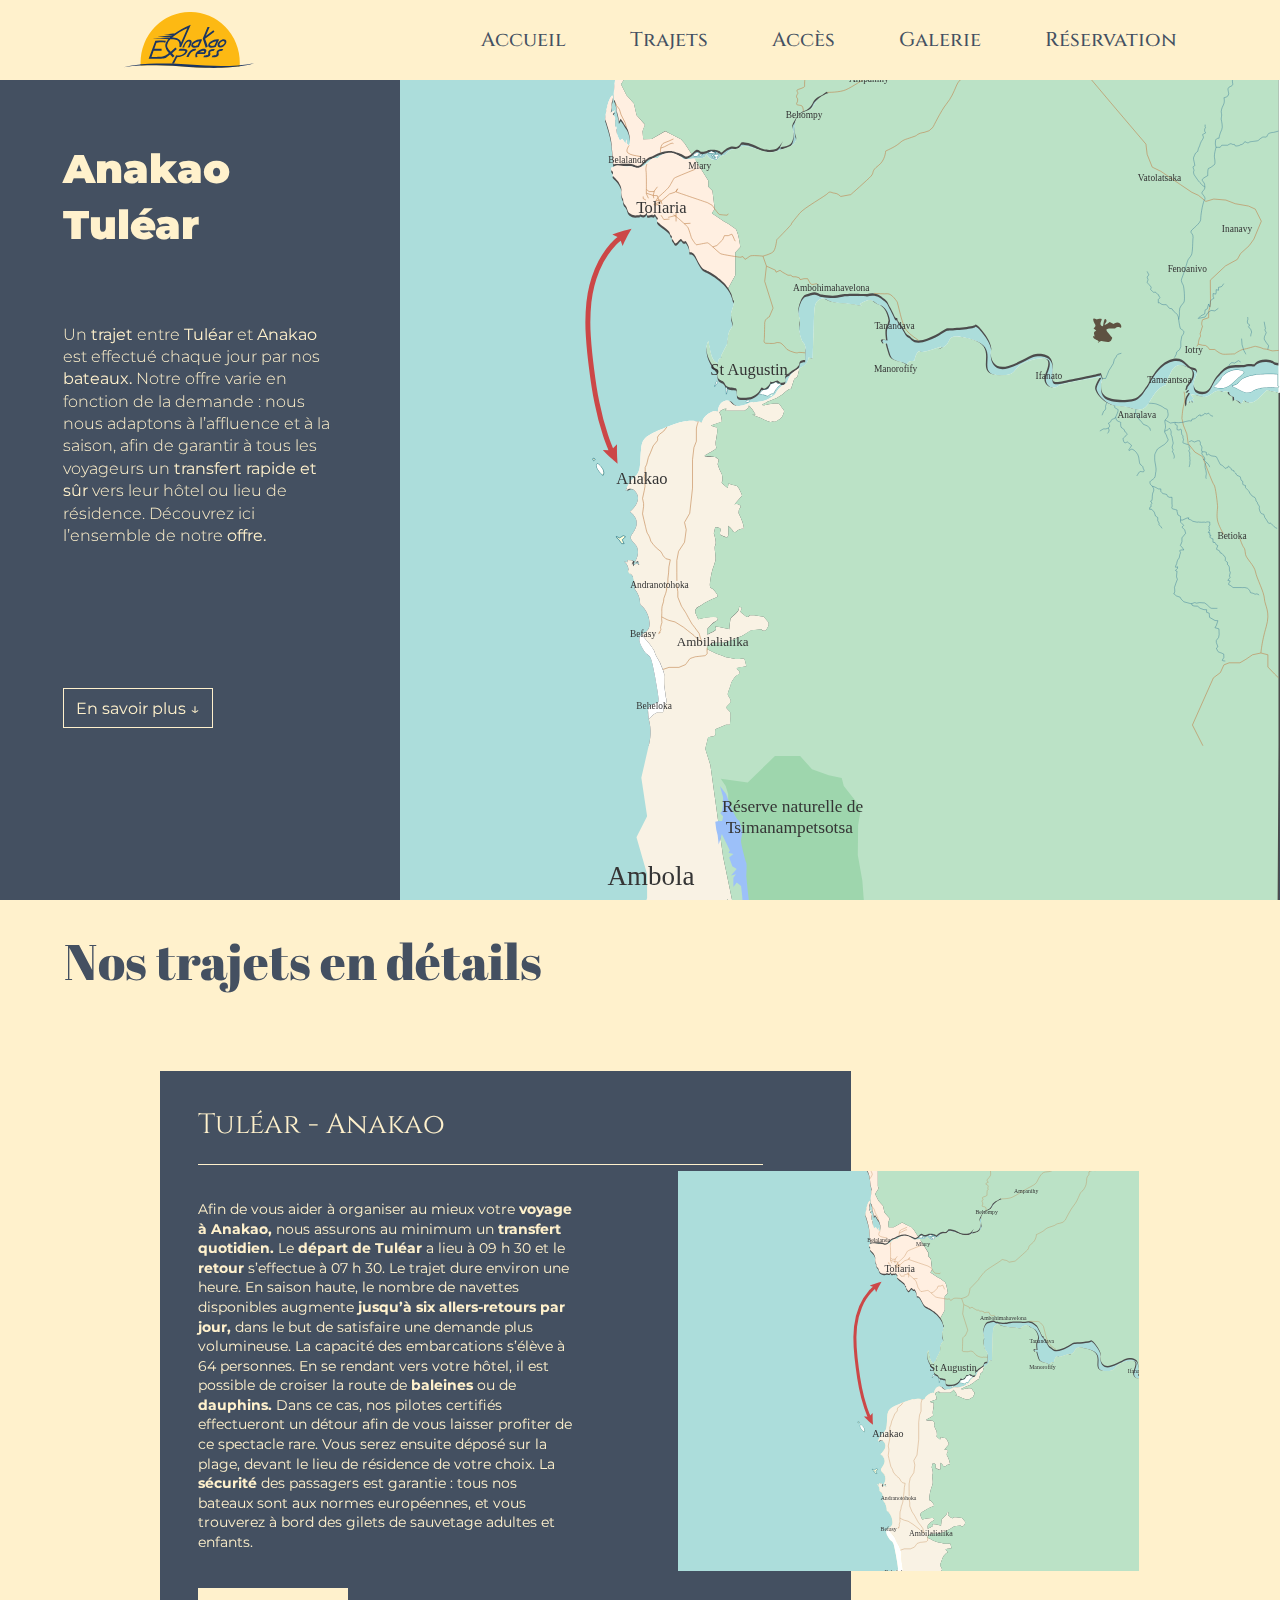
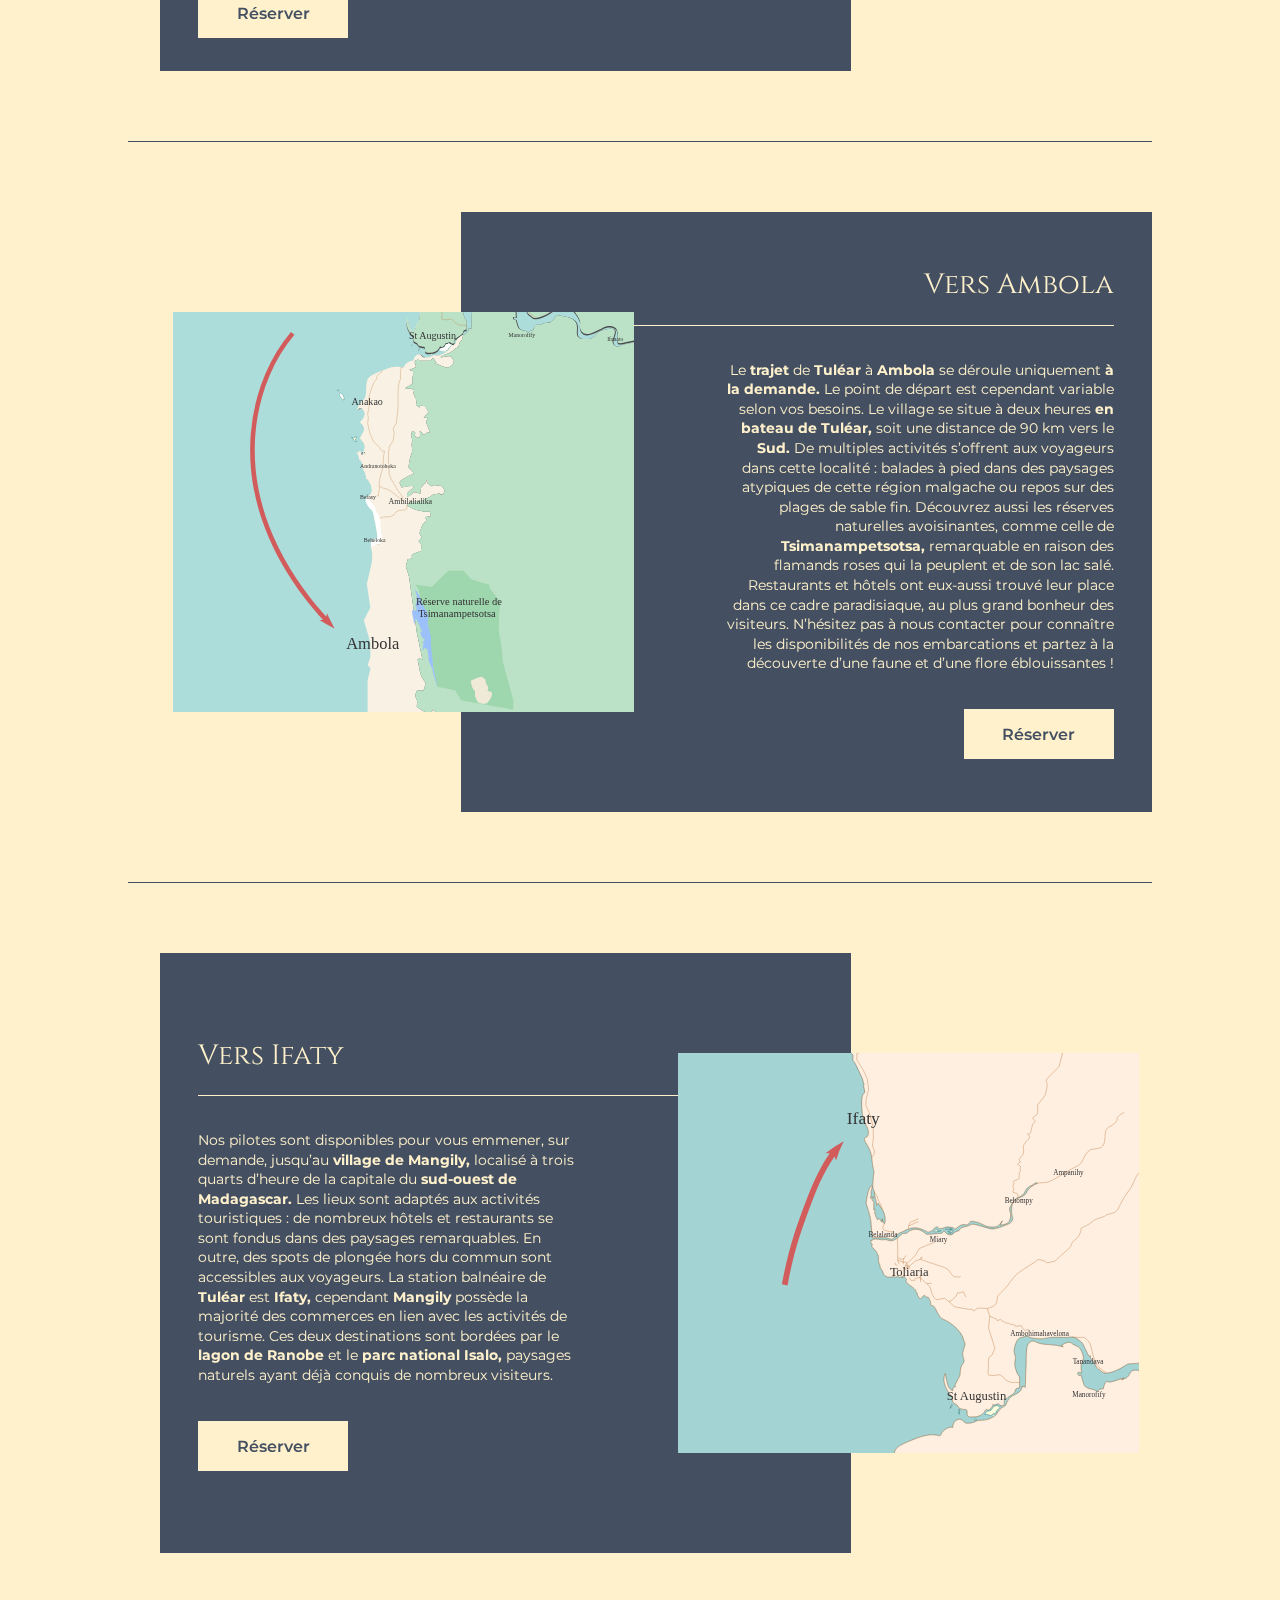
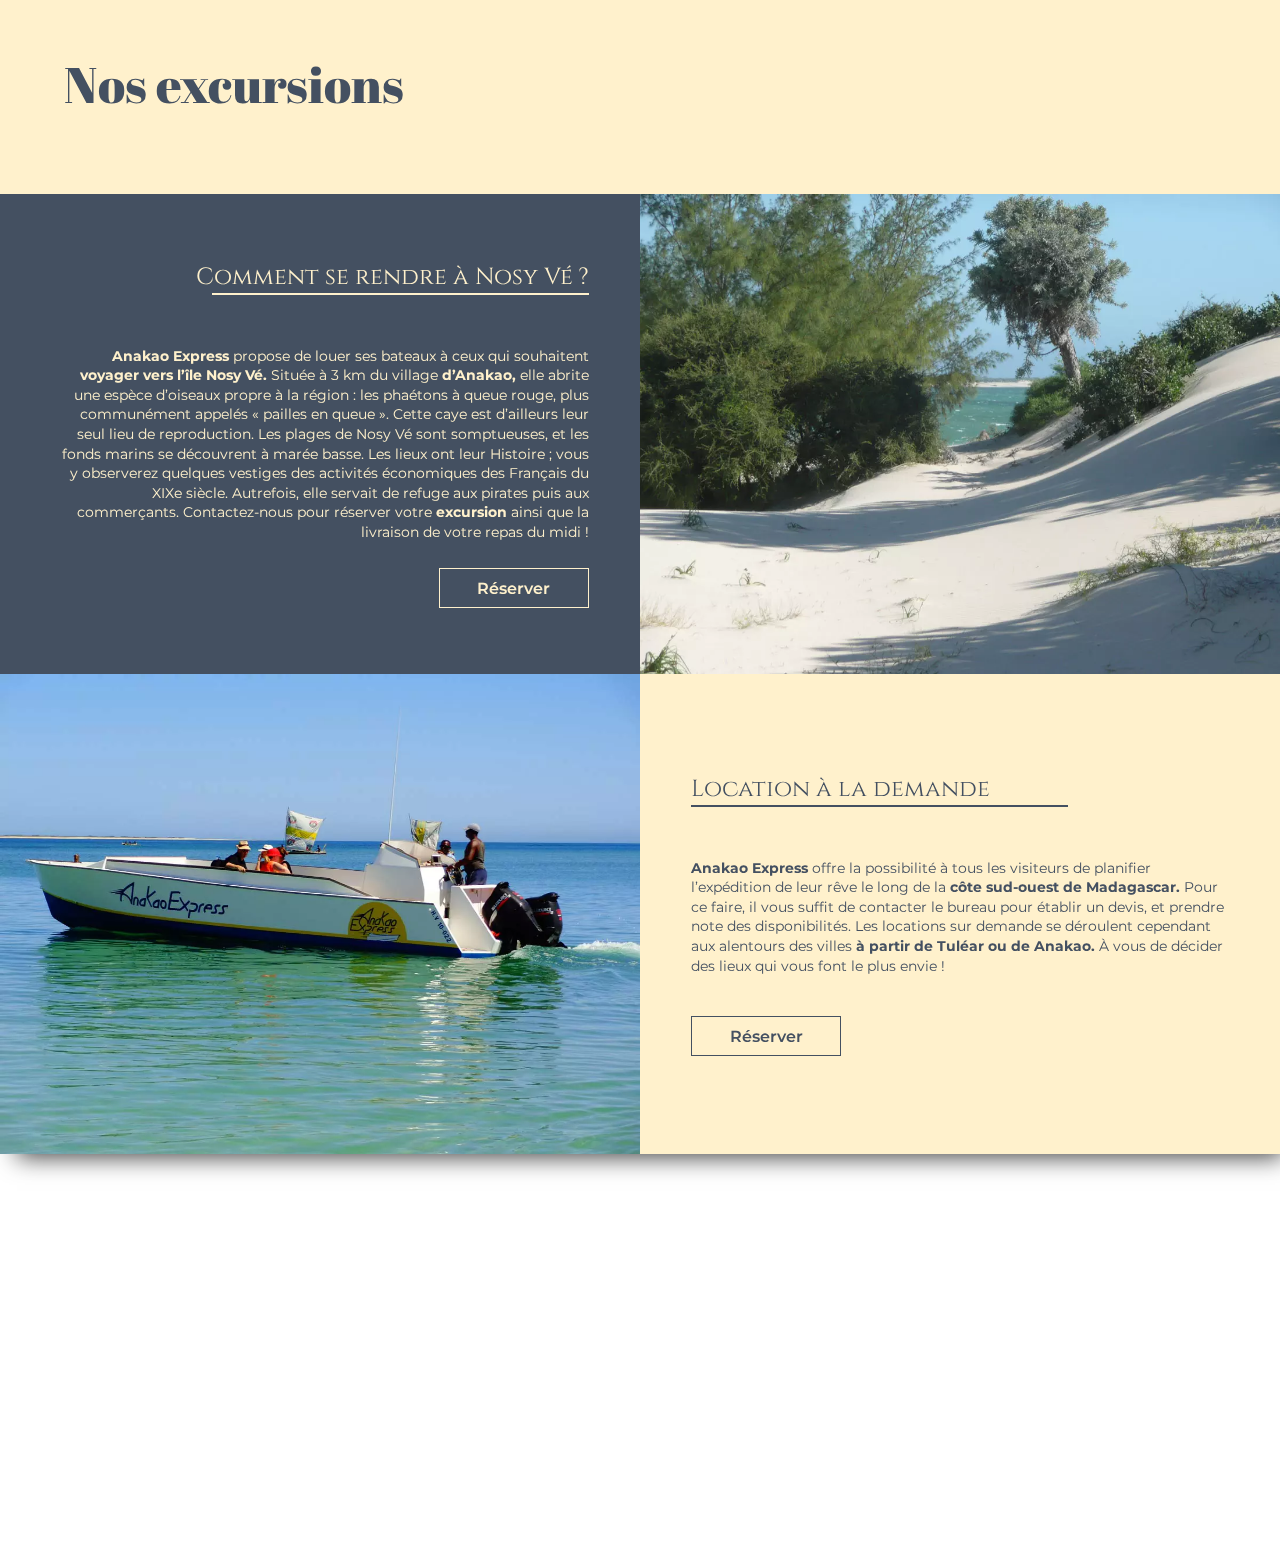
<file: trajets.html>
<!DOCTYPE html>
<html class="no-js" lang="fr">
  <head>
    <title>Nos Trajets</title>

    <meta charset="utf-8" />

    <meta
      name="description"
      content="Un transfert quotidien par bateau d'Anakao à Tuléar est assuré. D'autres trajets ou excursions sont possibles sur demande."
    />
    <meta name="viewport" content="width=device-width, initial-scale=1" />

    <meta property="og:title" content="Nos trajets" />
    <meta property="og:type" content="website" />
    <meta property="og:url" content="http://anakaoexpress/trajets.html" />
    <meta
      property="og:image"
      content="https://anakao-express.hw-code.fr/img/trajets/map.svg"
    />
    <meta
      property="og:description"
      content="Un transfert quotidien par bateau d'Anakao à Tuléar est assuré. D'autres trajets ou excursions sont possibles sur demande."
    />

    <link rel="manifest" href="site.webmanifest" />
    <link rel="apple-touch-icon" href="icon.png" />
    <!-- Place favicon.ico in the root directory -->

    <link rel="stylesheet" href="stylesheets/main.css" />

    <meta name="theme-color" content="#fafafa" />
  </head>

  <body class="body_trajets">
    <!-- NAVBAR -->

    <header>
      <nav>
        <a
          href="index.html"
          class="nav-icon"
          aria-label="visit homepage"
          aria-current="page"
        >
          <img src="img/logo.svg" alt="logo d'anakao express" />
        </a>

        <div class="main-navlinks">
          <button
            class="hamburger"
            type="button"
            aria-label="Toggle navigation"
            aria-expanded="false"
          >
            <span></span>
            <span></span>
            <span></span>
          </button>
          <div class="navlinks-container">
            <a href="index.html" aria-current="page">Accueil</a>
            <a href="trajets.html">Trajets</a>
            <a href="acces.html">Accès</a>
            <a href="galerie.html">Galerie</a>
            <a href="contact.html">Réservation</a>
          </div>
        </div>
      </nav>
    </header>

    <!-- SPLASHSCREEN -->

    <section class="splashscreen_trajets">
      <aside class="sidebar_trajets">
        <h1>
          Anakao <br />
          Tuléar
        </h1>
        <p>
          Un <strong>trajet</strong> entre <strong>Tuléar</strong> et
          <strong>Anakao</strong> est effectué chaque jour par nos
          <strong>bateaux.</strong> Notre offre varie en fonction de la demande
          : nous nous adaptons à l’affluence et à la saison, afin de garantir à
          tous les voyageurs un <strong>transfert rapide et sûr</strong> vers
          leur hôtel ou lieu de résidence. Découvrez ici l’ensemble de notre
          <strong>offre.</strong>
        </p>
        <a href="#scrollto-anakao_tul">En savoir plus ↓</a>
      </aside>
      <figure>
        <img src="img/trajets/map.svg" alt="plan du trajet anakao/auléar" />
      </figure>
    </section>

    <main class="bg">
      <!-- TRAJETS -->

      <!-- ANAKAO/TULEAR -->

      <h2 id="scrollto-anakao_tul">Nos trajets en détails</h2>
      <article class="trajets_trajets">
        <section class="anakakotul">
          <img src="img/trajets/anakaotul.svg" alt="trajet d'anakao à tuléar" />
          <div class="sidebar_article_trajets">
            <h3>Tuléar - Anakao</h3>
            <span class="underline_trajets"></span>
            <p>
              Afin de vous aider à organiser au mieux votre
              <strong>voyage à Anakao,</strong> nous assurons au minimum un
              <strong>transfert quotidien.</strong> Le
              <strong>départ de Tuléar</strong> a lieu à 09 h 30 et le<strong>
                retour</strong
              >
              s’effectue à 07 h 30. Le trajet dure environ une heure. En saison
              haute, le nombre de navettes disponibles augmente
              <strong>jusqu’à six allers-retours par jour,</strong> dans le but
              de satisfaire une demande plus volumineuse. La capacité des
              embarcations s’élève à 64 personnes. En se rendant vers votre
              hôtel, il est possible de croiser la route de
              <strong>baleines</strong> ou de <strong>dauphins.</strong> Dans ce
              cas, nos pilotes certifiés effectueront un détour afin de vous
              laisser profiter de ce spectacle rare. Vous serez ensuite déposé
              sur la plage, devant le lieu de résidence de votre choix. La
              <strong>sécurité</strong> des passagers est garantie : tous nos
              bateaux sont aux normes européennes, et vous trouverez à bord des
              gilets de sauvetage adultes et enfants.
            </p>
            <a href="contact.html" class="rsv_button">Réserver</a>
          </div>
        </section>
        <div class="separate_trajets" id="scrollto-ambola"></div>

        <!-- AMBOLA -->

        <section>
          <img src="img/trajets/ambola.svg" alt="trajet vers ambola" />
          <div class="sidebar_article_trajets">
            <h3>Vers Ambola</h3>
            <span class="underline_trajets"></span>
            <p>
              Le <strong>trajet</strong> de <strong>Tuléar</strong> à
              <strong>Ambola</strong> se déroule uniquement
              <strong>à la demande.</strong> Le point de départ est cependant
              variable selon vos besoins. Le village se situe à deux heures
              <strong>en bateau de Tuléar,</strong> soit une distance de 90 km
              vers le <strong>Sud.</strong> De multiples activités s’offrent aux
              voyageurs dans cette localité : balades à pied dans des paysages
              atypiques de cette région malgache ou repos sur des plages de
              sable fin. Découvrez aussi les réserves naturelles avoisinantes,
              comme celle de <strong>Tsimanampetsotsa,</strong> remarquable en
              raison des flamands roses qui la peuplent et de son lac salé.
              Restaurants et hôtels ont eux-aussi trouvé leur place dans ce
              cadre paradisiaque, au plus grand bonheur des visiteurs. N’hésitez
              pas à nous contacter pour connaître les disponibilités de nos
              embarcations et partez à la découverte d’une faune et d’une flore
              éblouissantes !
            </p>
            <a href="contact.html" class="rsv_button">Réserver</a>
          </div>
        </section>
        <div class="separate_trajets" id="scrollto-mangily"></div>

        <!-- IFATY -->

        <section>
          <img src="img/trajets/ifaty.svg" alt="trajet vers ifaty" />
          <div class="sidebar_article_trajets">
            <h3>Vers Ifaty</h3>
            <span class="underline_trajets"></span>
            <p>
              Nos pilotes sont disponibles pour vous emmener, sur demande,
              jusqu’au <strong>village de Mangily,</strong> localisé à trois
              quarts d’heure de la capitale du
              <strong>sud-ouest de Madagascar.</strong> Les lieux sont adaptés
              aux activités touristiques : de nombreux hôtels et restaurants se
              sont fondus dans des paysages remarquables. En outre, des spots de
              plongée hors du commun sont accessibles aux voyageurs. La station
              balnéaire de <strong>Tuléar</strong> est
              <strong>Ifaty,</strong> cependant <strong>Mangily</strong> possède
              la majorité des commerces en lien avec les activités de tourisme.
              Ces deux destinations sont bordées par le
              <strong>lagon de Ranobe</strong> et le
              <strong>parc national Isalo,</strong> paysages naturels ayant déjà
              conquis de nombreux visiteurs.
            </p>
            <a href="contact.html" class="rsv_button">Réserver</a>
          </div>
        </section>
      </article>

      <!-- Excursions -->

      <h2 id="scrollto-nosy">Nos excursions</h2>
      <article class="excursions_trajets">
        <section class="nosi_txt">
          <h3>Comment se rendre à Nosy Vé ?</h3>
          <div class="separate_exc"></div>
          <p>
            <strong>Anakao Express</strong> propose de louer ses bateaux à ceux
            qui souhaitent <strong>voyager vers l’île Nosy Vé.</strong> Située à
            3 km du village <strong>d’Anakao,</strong> elle abrite une espèce
            d’oiseaux propre à la région : les phaétons à queue rouge, plus
            communément appelés « pailles en queue ». Cette caye est d’ailleurs
            leur seul lieu de reproduction. Les plages de Nosy Vé sont
            somptueuses, et les fonds marins se découvrent à marée basse. Les
            lieux ont leur Histoire ; vous y observerez quelques vestiges des
            activités économiques des Français du XIXe siècle. Autrefois, elle
            servait de refuge aux pirates puis aux commerçants. Contactez-nous
            pour réserver votre <strong>excursion</strong> ainsi que la
            livraison de votre repas du midi !
          </p>
          <a href="contact.html" class="rsv_button" id="scrollto-dmd"
            >Réserver</a
          >
        </section>
        <section class="nos_img">
          <img src="img/trajets/nosive.webp" alt="photo de nosy ve" />
        </section>
        <section class="dmd_img">
          <img src="img/trajets/alademande.webp" alt="photos d'une excursion" />
        </section>
        <section class="dmd_txt">
          <h3>Location à la demande</h3>
          <div class="separate_exc"></div>
          <p>
            <strong>Anakao Express</strong> offre la possibilité à tous les
            visiteurs de planifier l’expédition de leur rêve le long de la
            <strong>côte sud-ouest de Madagascar.</strong> Pour ce faire, il
            vous suffit de contacter le bureau pour établir un devis, et prendre
            note des disponibilités. Les locations sur demande se déroulent
            cependant aux alentours des villes
            <strong>à partir de Tuléar ou de Anakao.</strong> À vous de décider
            des lieux qui vous font le plus envie !
          </p>
          <a href="contact.html" class="rsv_button">Réserver</a>
        </section>
      </article>

      <!-- FOOTER -->
    </main>

    <footer>
      <ul class="adress">
        <li>Anakao Express</li>
        <li>rue Marius Jatop <br />Mahavates 2<br />601 Tuléar</li>
        <li>
          Odilia : 034 60 072 61-62 <br />
          Fredo : 034 21 673 20
        </li>
        <li>anakaoexpress@gmail.com</li>
        <li>
          <a href="index.html">
            <figure>
              <img src="img/logo.svg" alt="logo anakao express" />
            </figure>
          </a>
        </li>
      </ul>
      <div class="separate_footer"></div>
      <ul class="summary">
        <li>Sommaire</li>
        <li><a href="index.html">Accueil</a></li>
        <li><a href="trajets.html">Les trajets</a></li>
        <li><a href="bateaux.html">Les bateaux</a></li>
        <li><a href="contact.html">Tarifs & réservations</a></li>
      </ul>
      <div class="separate_footer"></div>
      <ul class="useful_links">
        <li>Liens utiles</li>
        <li>
          <a target="_blank" href="http://amandine-redaction.fr"
            >Rédactrice Web</a
          >
        </li>
        <li>
          <a
            target="_blank"
            href="https://www.linkedin.com/in/hugo-woille-developpeur-front-end/"
            >Développeur WEB</a
          >
        </li>
        <li>Suivez nous !</li>
        <li>
          <a href="https://www.facebook.com/anakaoexpress">
            <figure><img src="img/rs/fbn.svg" alt="logo de facebook" /></figure>
          </a>
        </li>
      </ul>
    </footer>

    <script src="js/navbar.js"></script>
  </body>
</html>
</file>
